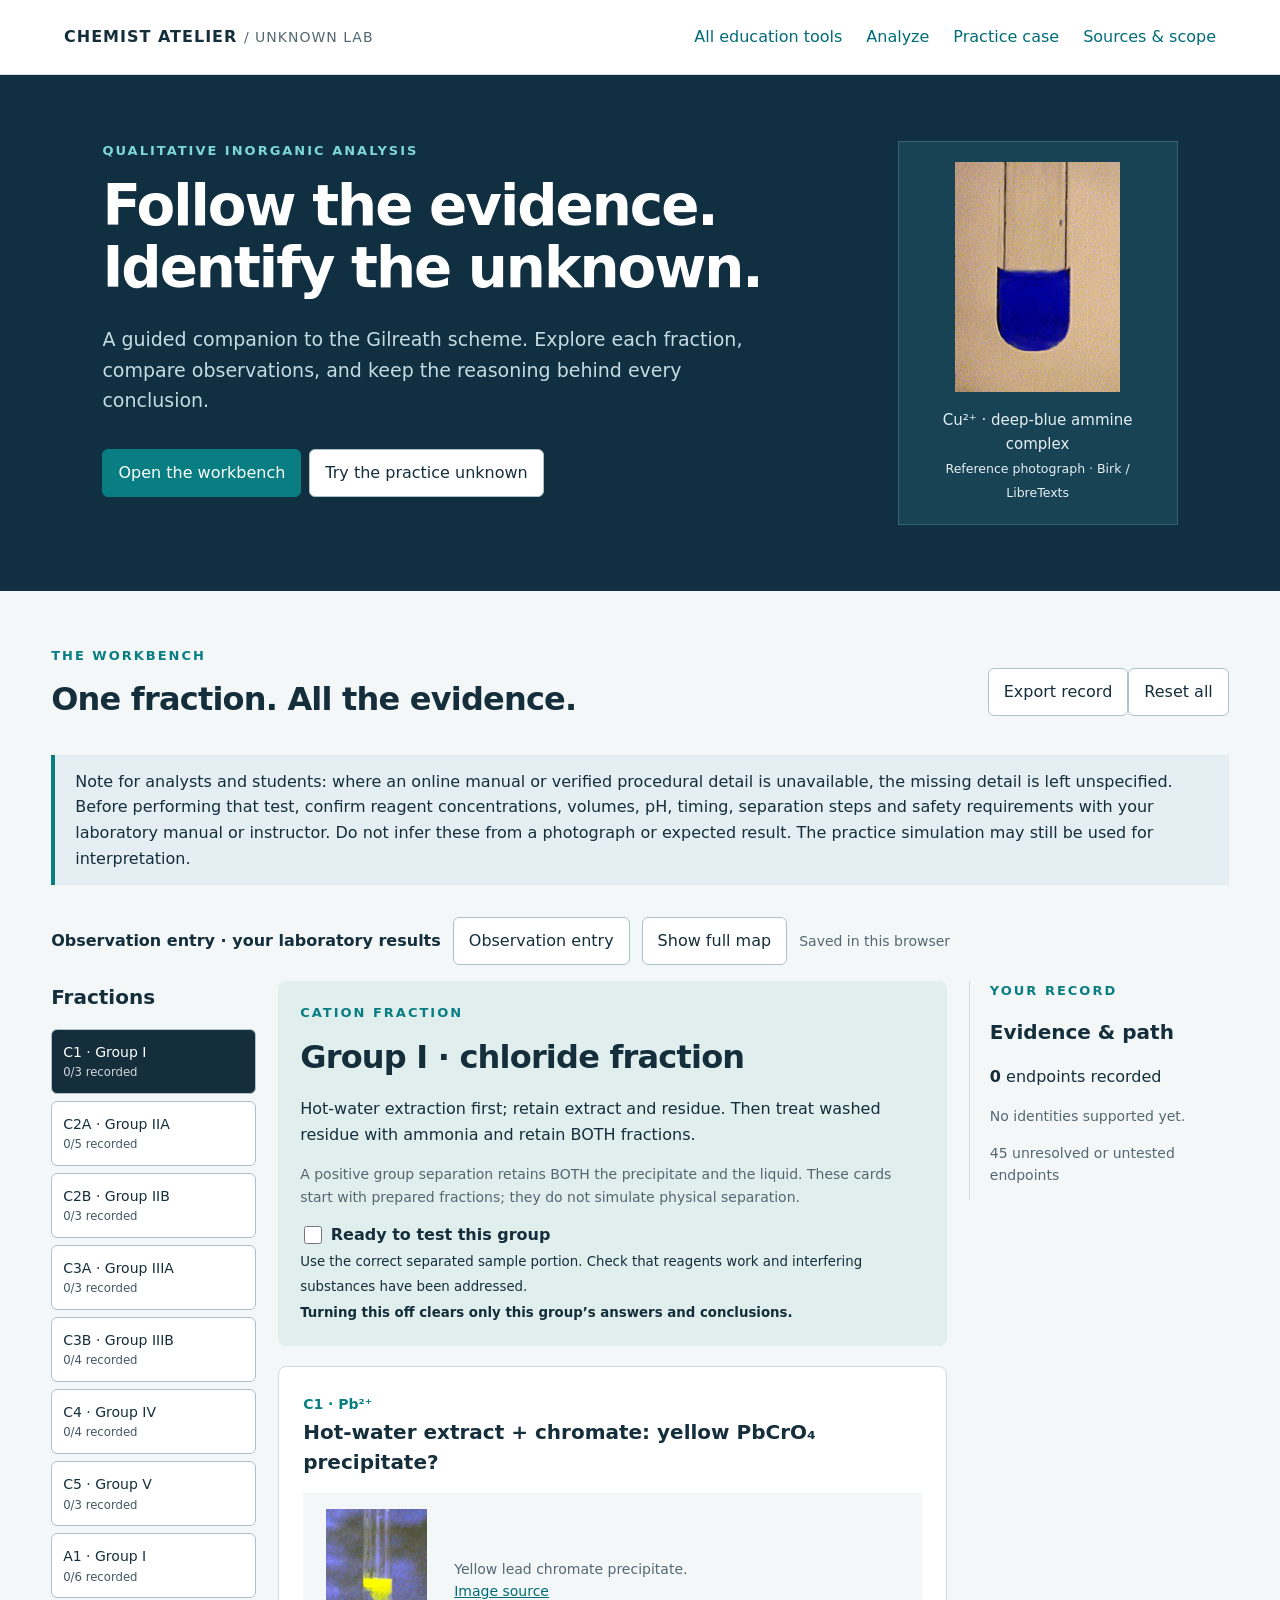
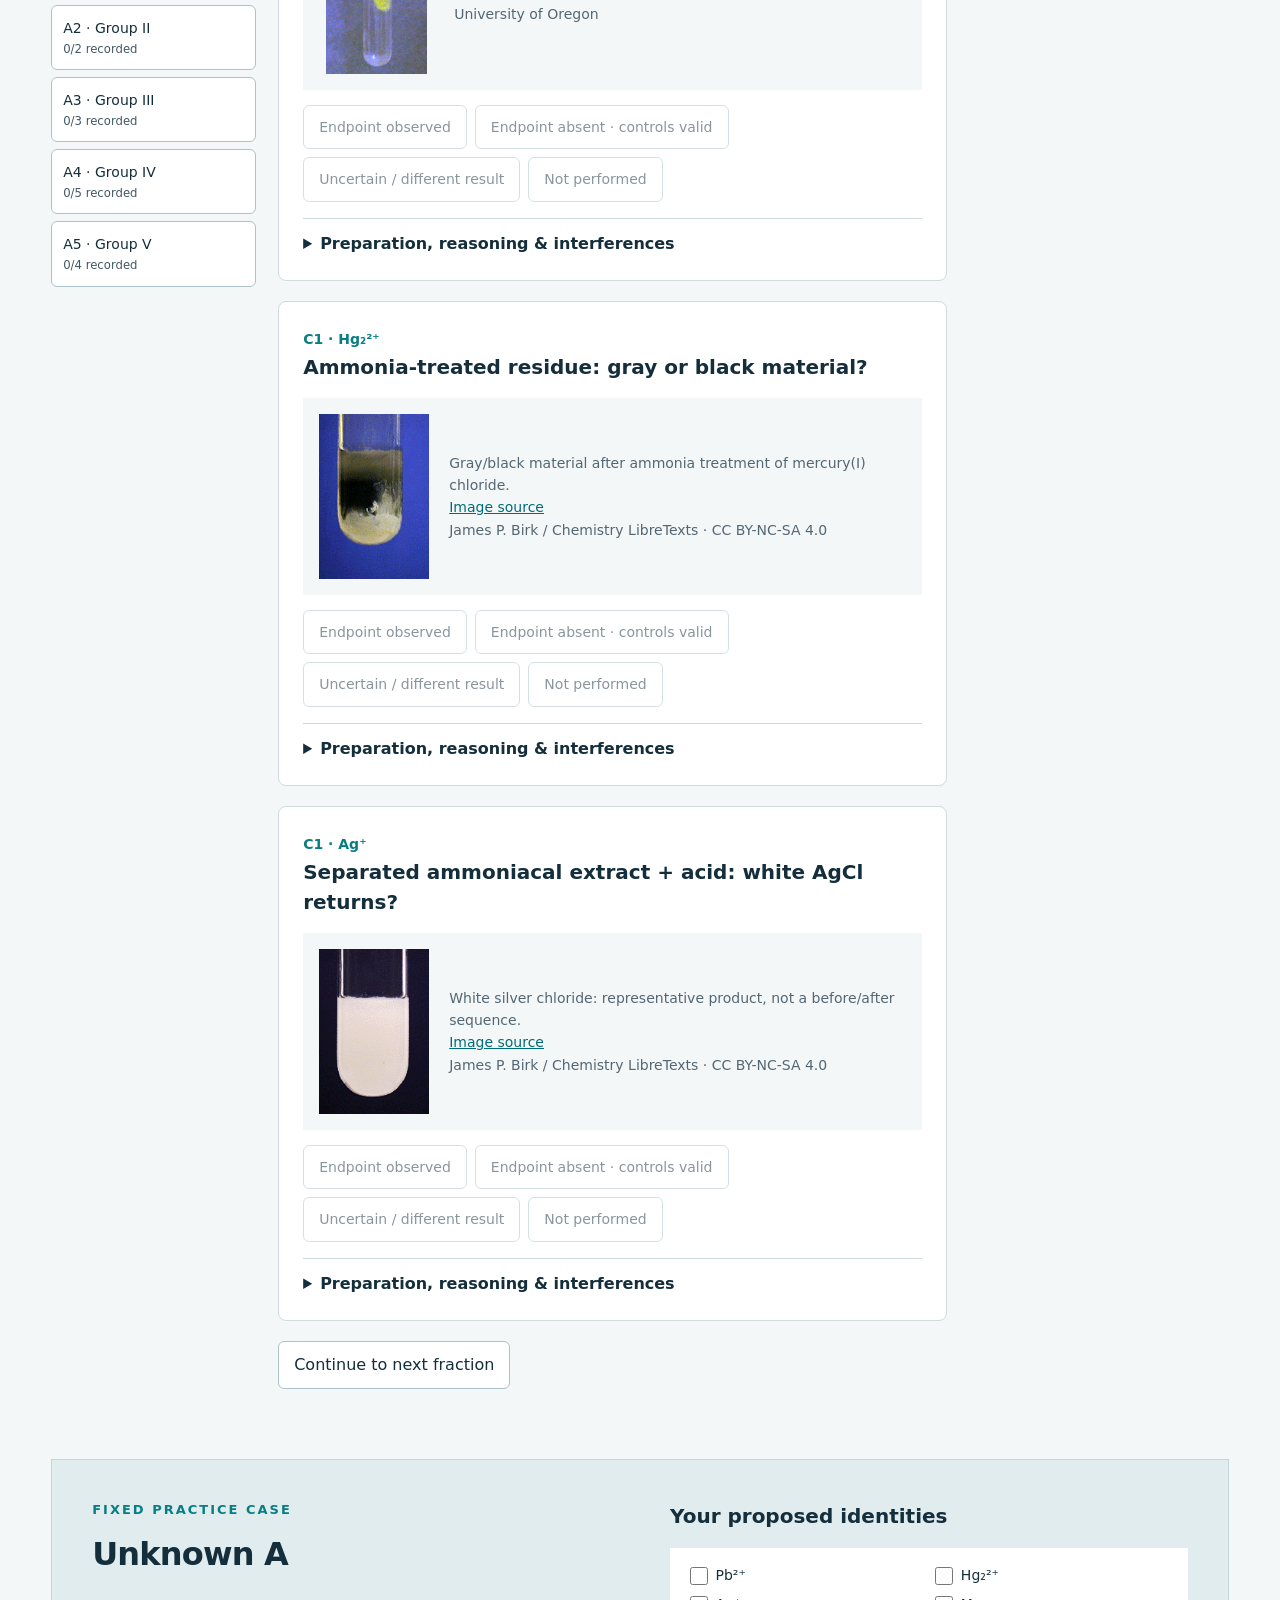
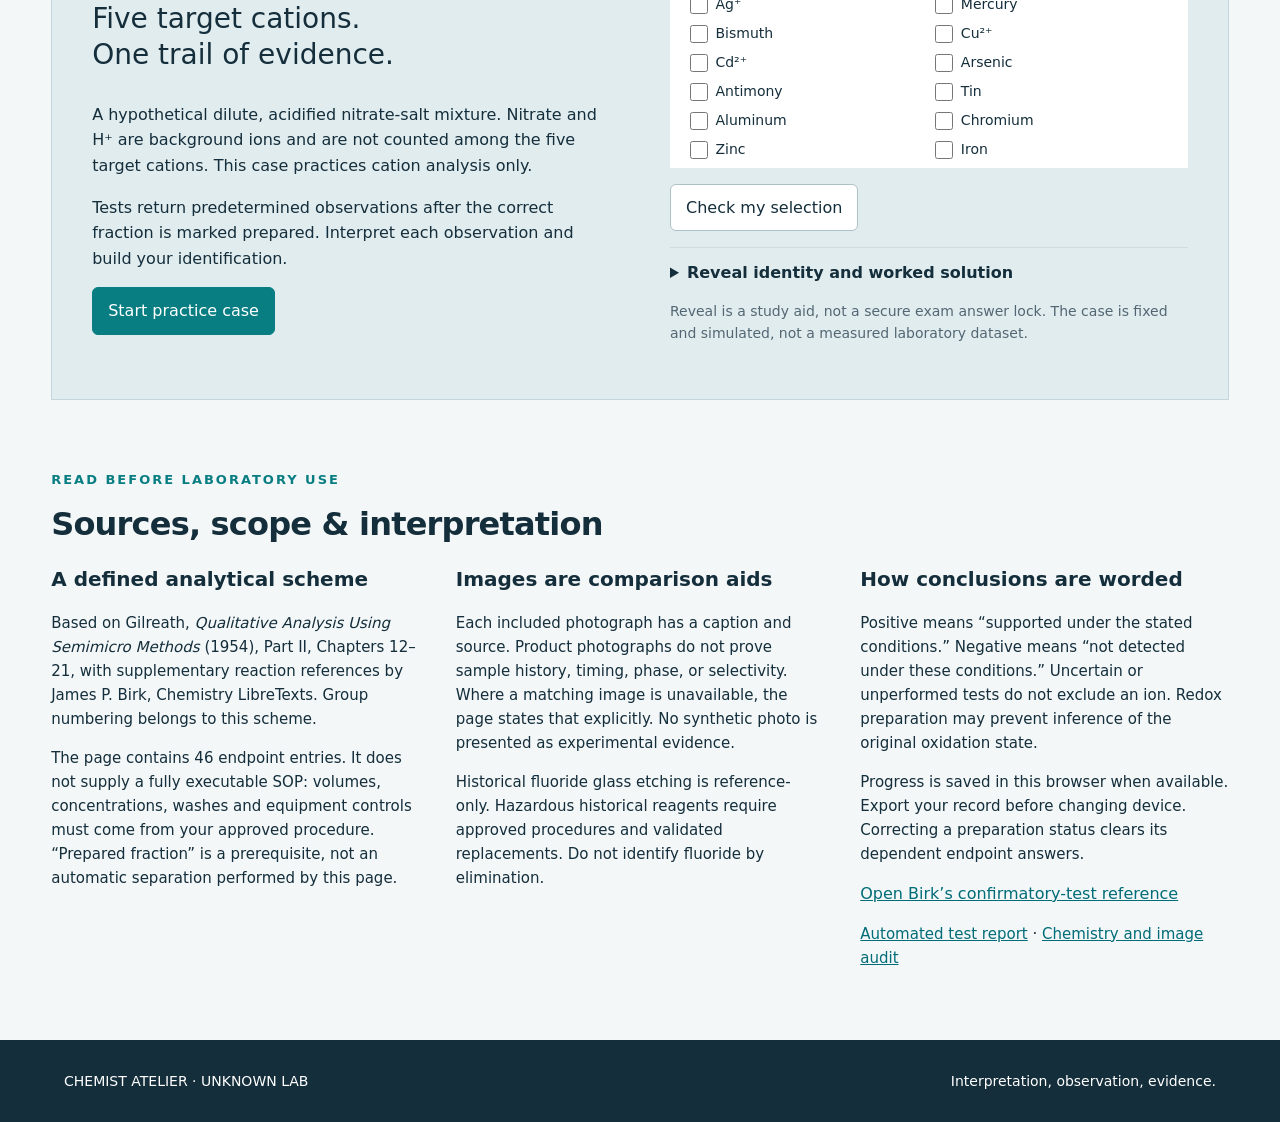
<file: unknown-lab/index.html>
<!doctype html><html lang="en"><head><meta charset="utf-8"><meta name="viewport" content="width=device-width,initial-scale=1"><title>Unknown Lab · Qualitative analysis</title><meta name="description" content="An expanded qualitative analysis guide with tracked evidence, reference photographs and a five-cation practice unknown."><link rel="stylesheet" href="style.css"></head><body>
<header><a class="brand" href="../chemistry-education-online-tools.html">CHEMIST ATELIER <span>/ UNKNOWN LAB</span></a><nav><a href="../chemistry-education-online-tools.html">All education tools</a><a href="#workspace">Analyze</a><a href="#practice">Practice case</a><a href="#sources">Sources & scope</a></nav></header>
<section class="hero"><div><p class="eyebrow">QUALITATIVE INORGANIC ANALYSIS</p><h1>Follow the evidence.<br>Identify the unknown.</h1><p class="intro">A guided companion to the Gilreath scheme. Explore each fraction, compare observations, and keep the reasoning behind every conclusion.</p><a class="button primary" href="#workspace">Open the workbench</a><a class="button" href="#practice">Try the practice unknown</a></div><figure class="hero-photo"><img src="assets/p7_4.png" alt="Deep-blue copper–ammine solution in a test tube"><figcaption>Cu²⁺ · deep-blue ammine complex<br><small>Reference photograph · Birk / LibreTexts</small></figcaption></figure></section>
<main><section id="workspace"><div class="section-head"><div><p class="eyebrow">THE WORKBENCH</p><h2>One fraction. All the evidence.</h2></div><div><button id="export">Export record</button><button id="reset" title="Clear all answers, preparation checks and practice selections">Reset all</button></div></div><p class="notice">Note for analysts and students: where an online manual or verified procedural detail is unavailable, the missing detail is left unspecified. Before performing that test, confirm reagent concentrations, volumes, pH, timing, separation steps and safety requirements with your laboratory manual or instructor. Do not infer these from a photograph or expected result. The practice simulation may still be used for interpretation.</p><div class="toolbar"><span id="mode"></span><button id="real">Observation entry</button><button id="map-toggle" aria-expanded="false">Show full map</button><span id="save-status"></span></div><div id="map" hidden></div><div class="workgrid"><aside><h3>Fractions</h3><div id="groups"></div></aside><article id="current"></article><aside class="evidence"><p class="eyebrow">YOUR RECORD</p><h3>Evidence & path</h3><div id="summary" aria-live="polite"></div><div id="path"></div></aside></div></section>
<section id="practice" class="practice"><div><p class="eyebrow">FIXED PRACTICE CASE</p><h2>Unknown A</h2><p class="large">Five target cations.<br>One trail of evidence.</p><p>A hypothetical dilute, acidified nitrate-salt mixture. Nitrate and H⁺ are background ions and are not counted among the five target cations. This case practices cation analysis only.</p><p>Tests return predetermined observations after the correct fraction is marked prepared. Interpret each observation and build your identification.</p><button class="primary" id="start-practice">Start practice case</button></div><div><h3>Your proposed identities</h3><div id="guesses"></div><button id="check-guesses">Check my selection</button><p id="guess-feedback" aria-live="polite"></p><details id="reveal"><summary>Reveal identity and worked solution</summary><div id="solution"></div></details><p class="muted">Reveal is a study aid, not a secure exam answer lock. The case is fixed and simulated, not a measured laboratory dataset.</p></div></section>
<section id="sources"><p class="eyebrow">READ BEFORE LABORATORY USE</p><h2>Sources, scope & interpretation</h2><div class="sourcegrid"><div><h3>A defined analytical scheme</h3><p>Based on Gilreath, <i>Qualitative Analysis Using Semimicro Methods</i> (1954), Part II, Chapters 12–21, with supplementary reaction references by James P. Birk, Chemistry LibreTexts. Group numbering belongs to this scheme.</p><p>The page contains 46 endpoint entries. It does not supply a fully executable SOP: volumes, concentrations, washes and equipment controls must come from your approved procedure. “Prepared fraction” is a prerequisite, not an automatic separation performed by this page.</p></div><div><h3>Images are comparison aids</h3><p>Each included photograph has a caption and source. Product photographs do not prove sample history, timing, phase, or selectivity. Where a matching image is unavailable, the page states that explicitly. No synthetic photo is presented as experimental evidence.</p><p>Historical fluoride glass etching is reference-only. Hazardous historical reagents require approved procedures and validated replacements. Do not identify fluoride by elimination.</p></div><div><h3>How conclusions are worded</h3><p>Positive means “supported under the stated conditions.” Negative means “not detected under these conditions.” Uncertain or unperformed tests do not exclude an ion. Redox preparation may prevent inference of the original oxidation state.</p><p>Progress is saved in this browser when available. Export your record before changing device. Correcting a preparation status clears its dependent endpoint answers.</p><a href="https://chem.libretexts.org/Bookshelves/Analytical_Chemistry/Supplemental_Modules_(Analytical_Chemistry)/Qualitative_Analysis/Confirmatory_Tests" target="_blank" rel="noopener">Open Birk’s confirmatory-test reference</a><p><a href="test-report.json">Automated test report</a> · <a href="chemistry-audit.json">Chemistry and image audit</a></p></div></div></section></main><footer>CHEMIST ATELIER · UNKNOWN LAB <span>Interpretation, observation, evidence.</span></footer><script type="module" src="app.js"></script></body></html>
</file>
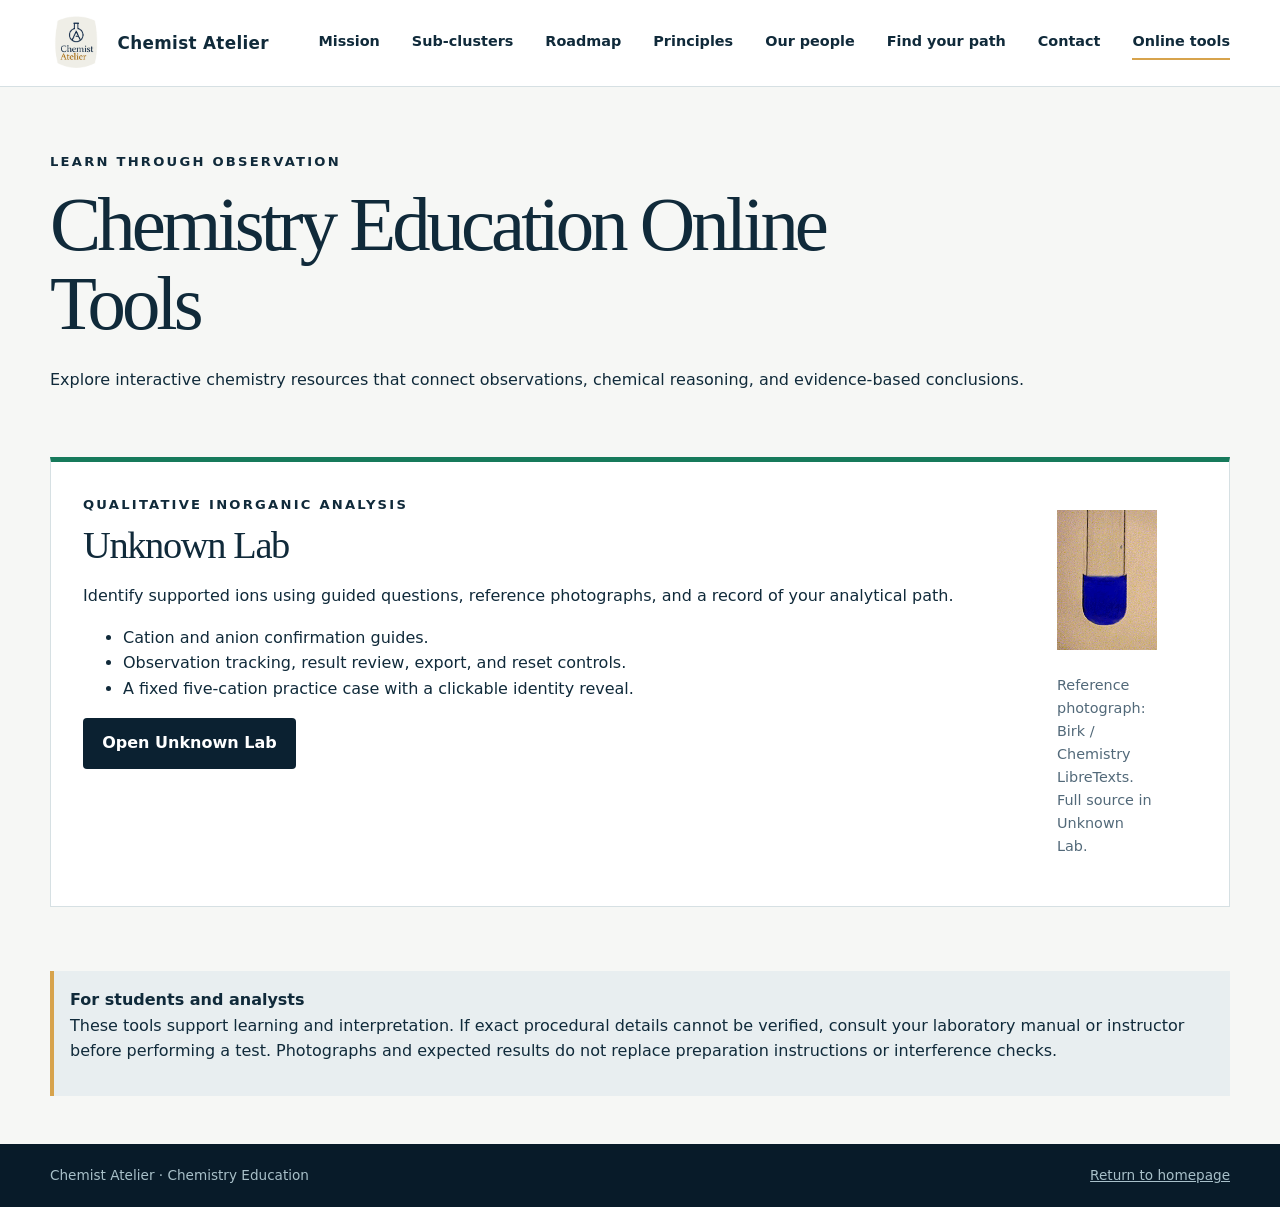
<file: chemistry-education-online-tools.html>
<!doctype html><html lang="en"><head><meta charset="utf-8"><meta name="viewport" content="width=device-width,initial-scale=1"><title>Chemistry Education Online Tools | Chemist Atelier</title><meta name="description" content="Interactive chemistry learning tools: qualitative analysis, observation tracking and a five-cation practice unknown."><style>
    :root { color-scheme: light; --ink:#102a3a; --ink-muted:#526979; --navy:#0b2131; --cream:#f6f7f5; --line:#d6e0e3; --gold:#d7a34c; --green:#167a5b; --blue:#1971a4; --red:#a45548; }
    * { box-sizing: border-box; }
    html { scroll-behavior: smooth; }
    body { margin:0; color:var(--ink); background:var(--cream); font: 400 1rem/1.6 system-ui,-apple-system,BlinkMacSystemFont,"Segoe UI",sans-serif; }
    a { color:inherit; }
    img { max-width:100%; display:block; }
    .container { width:min(1180px,calc(100% - 3rem)); margin-inline:auto; }
    .site-header { position:relative; z-index:2; background:#fff; border-bottom:1px solid var(--line); }
    .site-header .inner { min-height:86px; display:flex; align-items:center; justify-content:space-between; gap:2rem; }
    .brand { display:flex; align-items:center; gap:.85rem; text-decoration:none; font-weight:750; letter-spacing:.02em; font-size:1.05rem; line-height:1.2; }
    .brand img { width:54px; height:54px; object-fit:contain; }
    nav { display:flex; gap:2rem; flex-wrap:wrap; }
    nav a { font-weight:650; font-size:.9rem; text-decoration:none; border-bottom:2px solid transparent; padding:.3rem 0; }
    nav a:hover, nav a:focus-visible { border-color:var(--gold); }
    .hero { background:var(--navy); color:#f7fbfc; overflow:hidden; position:relative; }
    .hero::before { content:""; position:absolute; inset:0; background:radial-gradient(circle at 85% 30%,rgba(36,91,111,.33),transparent 37%), linear-gradient(135deg,transparent 57%,rgba(255,255,255,.025) 57%,rgba(255,255,255,.025) 58%,transparent 58%); pointer-events:none; }
    .hero .inner { position:relative; display:grid; grid-template-columns:minmax(0,1.25fr) minmax(270px,.75fr); gap:5rem; align-items:center; padding-block:clamp(4rem,8vw,7.4rem); }
    .eyebrow { text-transform:uppercase; letter-spacing:.17em; font-size:.82rem; font-weight:800; }
    .hero .eyebrow { color:#e6bc72; }
    h1,h2,h3,p { margin-top:0; }
    h1 { max-width:11ch; font-family:Georgia,"Times New Roman",serif; font-size:clamp(3.6rem,7vw,6.7rem); line-height:1.02; font-weight:500; letter-spacing:-.052em; margin:.9rem 0 1.5rem; }
    .hero p { max-width:45rem; font-size:clamp(1.14rem,1.8vw,1.42rem); line-height:1.55; color:#d9e6eb; }
    .hero a.cta { display:inline-flex; align-items:center; gap:.8rem; background:#e7b65c; color:#122a35; padding:.86rem 1.25rem; text-decoration:none; border-radius:4px; font-weight:750; margin-top:1.5rem; }
    .hero a.cta:hover, .hero a.cta:focus-visible { background:#f1cb86; }
    .hero-art { display:flex; justify-content:center; align-items:center; min-height:340px; border:1px solid rgba(225,240,242,.25); border-radius:50%; aspect-ratio:1; box-shadow:0 0 0 22px rgba(255,255,255,.018),0 0 0 44px rgba(255,255,255,.018); }
    .hero-art img { width:73%; height:73%; object-fit:contain; filter:drop-shadow(0 18px 23px rgba(0,0,0,.25)); }
    .research { padding-block:6rem 7rem; }
    .section-intro { max-width:740px; margin-bottom:2.8rem; }
    .section-intro .eyebrow { color:#496777; }
    h2 { font-family:Georgia,"Times New Roman",serif; font-size:clamp(2.55rem,4.5vw,4.4rem); line-height:1.12; letter-spacing:-.035em; font-weight:500; margin:.6rem 0 1rem; }
    .section-intro p { color:var(--ink-muted); font-size:1.17rem; }
    .cluster-grid { display:grid; grid-template-columns:repeat(3,minmax(0,1fr)); gap:1.1rem; align-items:stretch; }
    .cluster { --accent:var(--green); background:#fff; border:1px solid var(--line); border-top:5px solid var(--accent); padding:1.65rem 1.6rem 1.55rem; box-shadow:0 10px 30px rgba(15,40,55,.045); display:flex; flex-direction:column; }
    .cluster.prime { --accent:var(--blue); }
    .cluster.kampilan { --accent:var(--red); }
    .cluster-head { display:flex; align-items:center; justify-content:space-between; gap:1rem; min-height:82px; border-bottom:1px solid var(--line); padding-bottom:1.25rem; }
    .cluster-logo { width:66%; height:68px; object-fit:contain; object-position:left center; }
    .cluster .number { color:var(--accent); font-size:1.2rem; font-weight:800; font-variant-numeric:tabular-nums; }
    .cluster h3 { text-transform:uppercase; letter-spacing:.025em; font-size:1.62rem; line-height:1.2; margin:1.4rem 0 .5rem; }
    .full-name { color:var(--accent); line-height:1.45; font-size:.93rem; min-height:5.7em; }
    .cluster dl { margin:1rem 0 0; }
    .cluster dt { color:var(--accent); text-transform:uppercase; letter-spacing:.1em; font-size:.73rem; font-weight:800; margin:1.35rem 0 .28rem; }
    .cluster dd { margin:0; line-height:1.52; }
    .cluster .examples { border-top:1px solid var(--line); margin-top:auto; padding-top:.35rem; }
    .note { color:var(--ink-muted); font-size:.9rem; margin:1.5rem 0 0; }
    .mission { padding-block:5rem; background:#fff; border-bottom:1px solid var(--line); }
    .mission-grid { display:grid; grid-template-columns:repeat(2,minmax(0,1fr)); gap:1.2rem; }
    .mission-card { padding:2rem; border:1px solid var(--line); border-left:5px solid var(--gold); background:#fbfcfb; }
    .mission-card h3 { font-family:Georgia,"Times New Roman",serif; font-size:2rem; font-weight:500; margin:.35rem 0 .8rem; }
    .mission-card p { margin:0; color:var(--ink-muted); font-size:1.08rem; }
    .principles { padding-block:5.5rem; background:#e8eef0; border-block:1px solid var(--line); }
    .principle-grid { display:grid; grid-template-columns:repeat(3,minmax(0,1fr)); gap:1px; background:#cbd8dc; border:1px solid #cbd8dc; margin-top:2.4rem; }
    .principle { background:#f7f9f8; padding:1.6rem; }
    .principle strong { display:block; margin-bottom:.45rem; font-size:1.03rem; }
    .principle p { margin:0; color:var(--ink-muted); line-height:1.55; }
    .roadmap { padding-block:5.5rem 6.5rem; background:var(--navy); color:#f5f8f9; }
    .roadmap .section-intro .eyebrow { color:#e6bc72; }
    .roadmap .section-intro p { color:#c6d7dd; }
    .roadmap-grid { display:grid; grid-template-columns:repeat(3,minmax(0,1fr)); gap:1.1rem; }
    .roadmap-column { --accent:var(--green); border-top:4px solid var(--accent); background:#102c40; padding:1.5rem; }
    .roadmap-column.prime { --accent:var(--blue); }
    .roadmap-column.kampilan { --accent:var(--red); }
    .roadmap-column h3 { font-size:1.5rem; margin:0 0 1rem; color:#fff; }
    .roadmap-column h4 { color:var(--accent); text-transform:uppercase; letter-spacing:.09em; font-size:.75rem; margin:1.35rem 0 .4rem; }
    .roadmap-column ul { margin:.35rem 0 0; padding-left:1.15rem; color:#d8e4e8; }
    .roadmap-column li + li { margin-top:.35rem; }
    .roadmap-note { margin:1.4rem 0 0; color:#a9c0c9; font-size:.9rem; }
    .pathway { padding-block:4.5rem; background:#fff; border-top:1px solid var(--line); }
    .pathway .inner { display:flex; align-items:center; justify-content:space-between; gap:2.5rem; }
    .pathway h2 { max-width:18ch; margin-bottom:.6rem; }
    .pathway p { max-width:42rem; margin:0; color:var(--ink-muted); font-size:1.08rem; }
    .pathway a { flex:none; background:var(--navy); color:#fff; border-radius:4px; text-decoration:none; padding:.85rem 1.2rem; font-weight:750; }
    .pathway a:hover,.pathway a:focus-visible { background:#234457; }
    @media(max-width:680px) { .pathway .inner { display:block; } .pathway a { display:inline-block; margin-top:1.5rem; } }
    .approach { background:#e8eef0; padding-block:4.5rem; border-block:1px solid var(--line); }
    .approach .inner { display:grid; grid-template-columns:minmax(240px,.68fr) 1.32fr; align-items:start; gap:4rem; }
    .approach h2 { margin-bottom:0; }
    .approach p { font-size:1.17rem; line-height:1.7; margin:1.2rem 0 0; }
    .contact { background:var(--navy); color:#eef4f5; padding-block:4.8rem; }
    .contact .inner { display:flex; align-items:end; justify-content:space-between; gap:2rem; }
    .contact .eyebrow { color:#e6bc72; }
    .contact h2 { margin:.6rem 0 .8rem; }
    .contact p { color:#c5d8df; margin:0; }
    .contact a.mail { display:inline-block; text-underline-offset:.25em; font-size:1.15rem; font-weight:650; white-space:nowrap; }
    .mascot-footer { background:#102c40; color:#eef4f5; border-top:1px solid rgba(255,255,255,.12); overflow:hidden; }
    .mascot-footer .inner { min-height:245px; display:grid; grid-template-columns:minmax(0,1fr) 220px; align-items:center; gap:2rem; }
    .mascot-footer .eyebrow { color:#e6bc72; }
    .mascot-footer h2 { font-size:clamp(2rem,3.6vw,3.4rem); margin:.35rem 0 .55rem; }
    .mascot-footer p { color:#c5d8df; margin:0; max-width:42rem; }
    .mascot-footer img { width:210px; height:230px; object-fit:contain; object-position:center bottom; justify-self:end; align-self:end; filter:drop-shadow(0 14px 18px rgba(0,0,0,.25)); }
    footer { background:#081b29; color:#a8c0c9; padding:1.3rem 0; font-size:.85rem; }
    footer .inner { display:flex; justify-content:space-between; gap:1rem; flex-wrap:wrap; }
    :focus-visible { outline:3px solid #dfac56; outline-offset:4px; }
    @media(max-width:920px) { .hero .inner { gap:3rem; } .hero-art { min-height:260px; } .cluster-grid,.roadmap-grid { grid-template-columns:1fr 1fr; } .cluster.kampilan,.roadmap-column.kampilan { grid-column:1 / -1; } .full-name { min-height:0; } .principle-grid { grid-template-columns:1fr 1fr; } }
    @media(max-width:680px) { .container { width:min(100% - 2rem,1180px); } .site-header .inner { min-height:72px; } .brand img { width:43px;height:43px; } nav { gap:.8rem; } nav a { font-size:.82rem; } nav a:nth-child(2),nav a:nth-child(4),nav a:nth-child(6) { display:none; } .hero .inner { grid-template-columns:1fr; padding-block:4.25rem 5rem; } h1 { font-size:clamp(3.25rem,15vw,5rem); } .hero-art { display:none; } .research { padding-block:4.2rem 5rem; } .cluster-grid,.roadmap-grid,.mission-grid,.principle-grid { grid-template-columns:1fr; } .cluster.kampilan,.roadmap-column.kampilan { grid-column:auto; } .cluster { padding:1.35rem; } .cluster-logo { height:72px; } .approach .inner { grid-template-columns:1fr; gap:1rem; } .approach p { margin-top:0; } .contact .inner { display:block; } .contact a.mail { margin-top:1.5rem; white-space:normal; overflow-wrap:anywhere; } .mascot-footer .inner { grid-template-columns:1fr 130px; min-height:210px; gap:.5rem; } .mascot-footer img { width:145px; height:190px; } }
    @media(prefers-reduced-motion:reduce) { html { scroll-behavior:auto; } }
  h1{max-width:22ch;font-size:clamp(2.8rem,6vw,5rem)}.tools-intro{padding:4rem 0 2rem}.tool-card{background:white;border:1px solid var(--line);border-top:5px solid var(--green);padding:2rem;display:grid;grid-template-columns:1fr 180px;gap:2rem;margin:1rem 0 4rem}.tool-card h2{font-size:2.4rem}.tool-card img{width:150px;max-height:240px;object-fit:contain;margin:auto}.tool-button{display:inline-block;background:var(--navy);color:white;padding:.8rem 1.2rem;border-radius:4px;text-decoration:none;font-weight:700}.tools-note{border-left:4px solid var(--gold);padding:1rem;background:#e8eef0;margin-bottom:3rem}nav a[aria-current]{border-color:var(--gold)}@media(max-width:680px){.tool-card{grid-template-columns:1fr}.tool-card figure{display:none}.site-header .inner{flex-wrap:wrap;padding-block:1rem;gap:1rem}nav a[aria-current]{display:inline-block}}</style></head><body><header class="site-header">
    <div class="container inner">
      <a class="brand" href="index.html#top" aria-label="Chemist Atelier, back to top"><img src="[data-uri]" width="54" height="54" alt=""> <span>Chemist Atelier</span></a>
      <nav aria-label="Main navigation"><a href="index.html#mission">Mission</a><a href="index.html#research">Sub-clusters</a><a href="index.html#roadmap">Roadmap</a><a href="index.html#principles">Principles</a><a href="people.html">Our people</a><a href="research-pathways.html">Find your path</a><a href="index.html#contact">Contact</a><a href="chemistry-education-online-tools.html" aria-current="page">Online tools</a></nav>
    </div>
  </header><main class="container"><section class="tools-intro"><div class="eyebrow">Learn through observation</div><h1>Chemistry Education Online Tools</h1><p>Explore interactive chemistry resources that connect observations, chemical reasoning, and evidence-based conclusions.</p></section><article class="tool-card"><div><div class="eyebrow">Qualitative inorganic analysis</div><h2>Unknown Lab</h2><p>Identify supported ions using guided questions, reference photographs, and a record of your analytical path.</p><ul><li>Cation and anion confirmation guides.</li><li>Observation tracking, result review, export, and reset controls.</li><li>A fixed five-cation practice case with a clickable identity reveal.</li></ul><a class="tool-button" href="unknown-lab/index.html">Open Unknown Lab</a></div><figure><img src="unknown-lab/assets/p7_4.png" alt="Deep-blue copper–ammine solution"><figcaption class="note">Reference photograph: Birk / Chemistry LibreTexts. Full source in Unknown Lab.</figcaption></figure></article><aside class="tools-note"><strong>For students and analysts</strong><p>These tools support learning and interpretation. If exact procedural details cannot be verified, consult your laboratory manual or instructor before performing a test. Photographs and expected results do not replace preparation instructions or interference checks.</p></aside></main><footer><div class="container inner"><span>Chemist Atelier · Chemistry Education</span><a href="index.html">Return to homepage</a></div></footer></body></html>
</file>
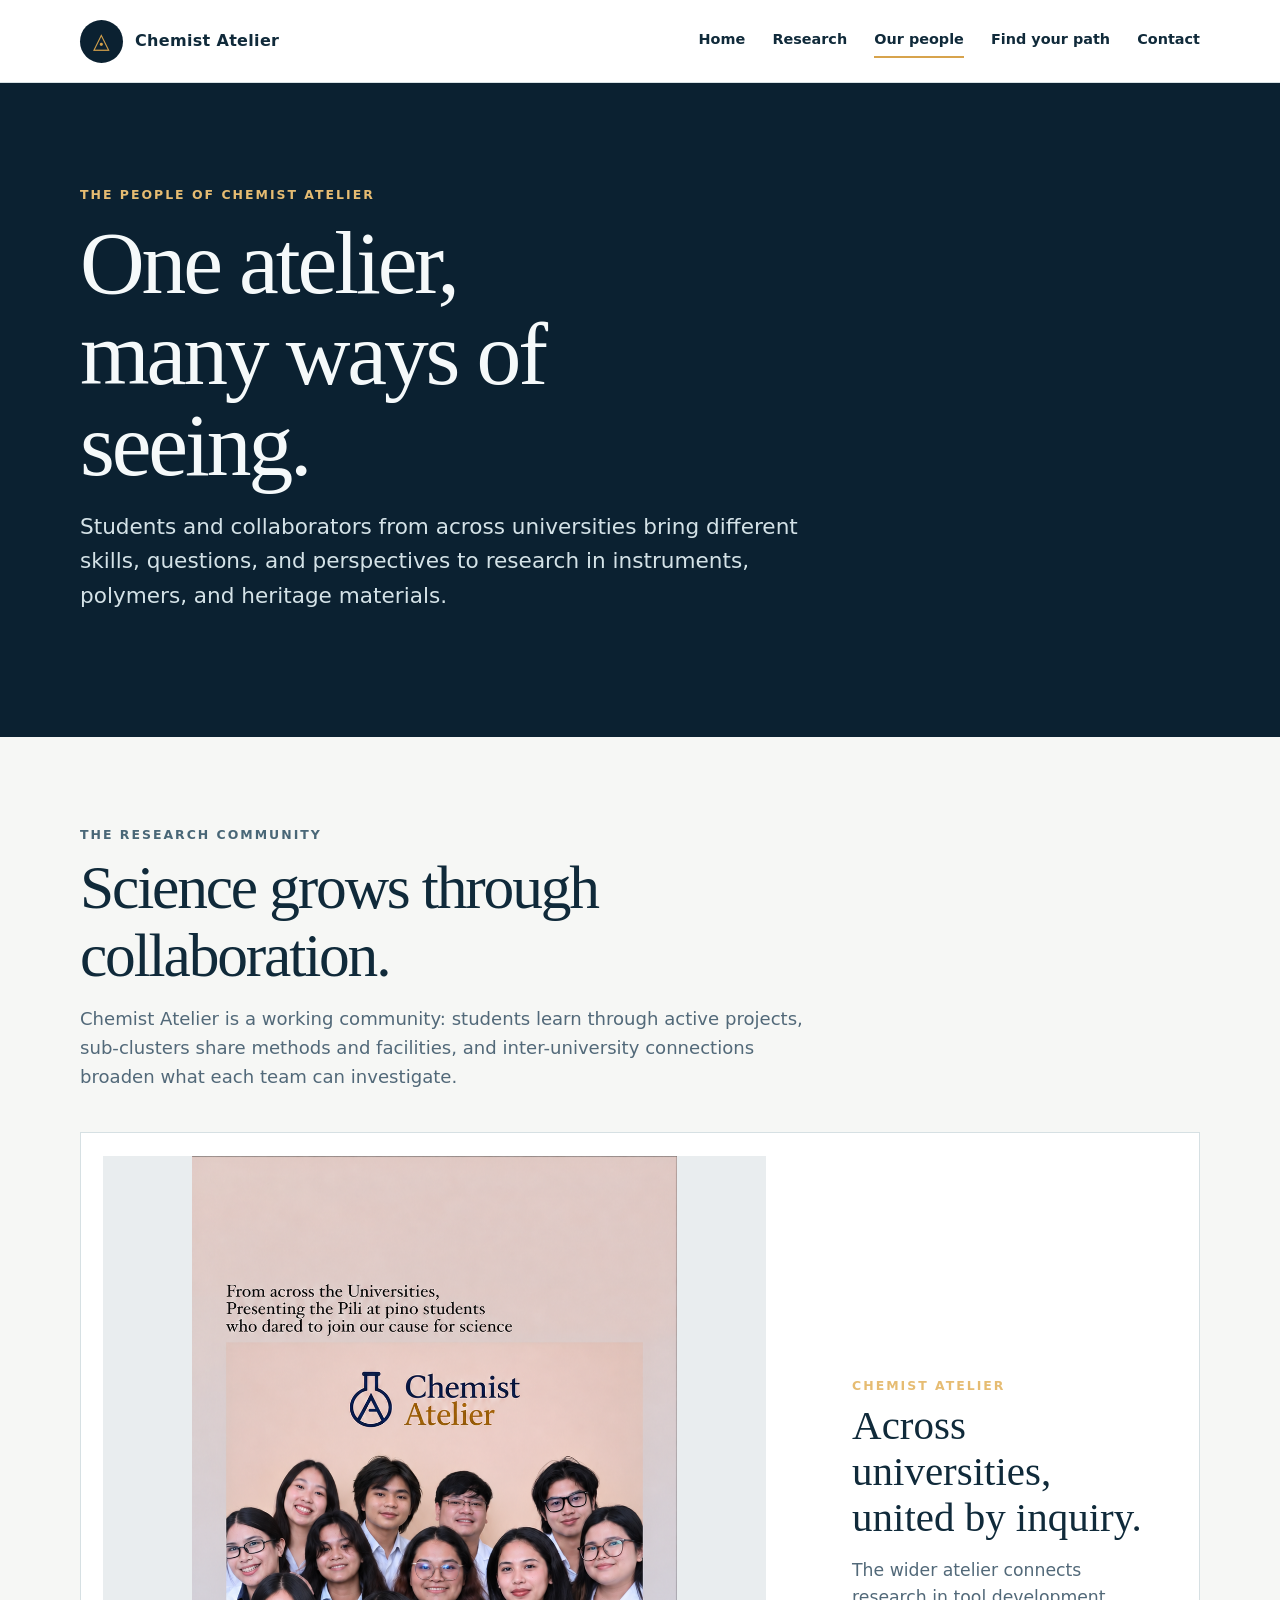
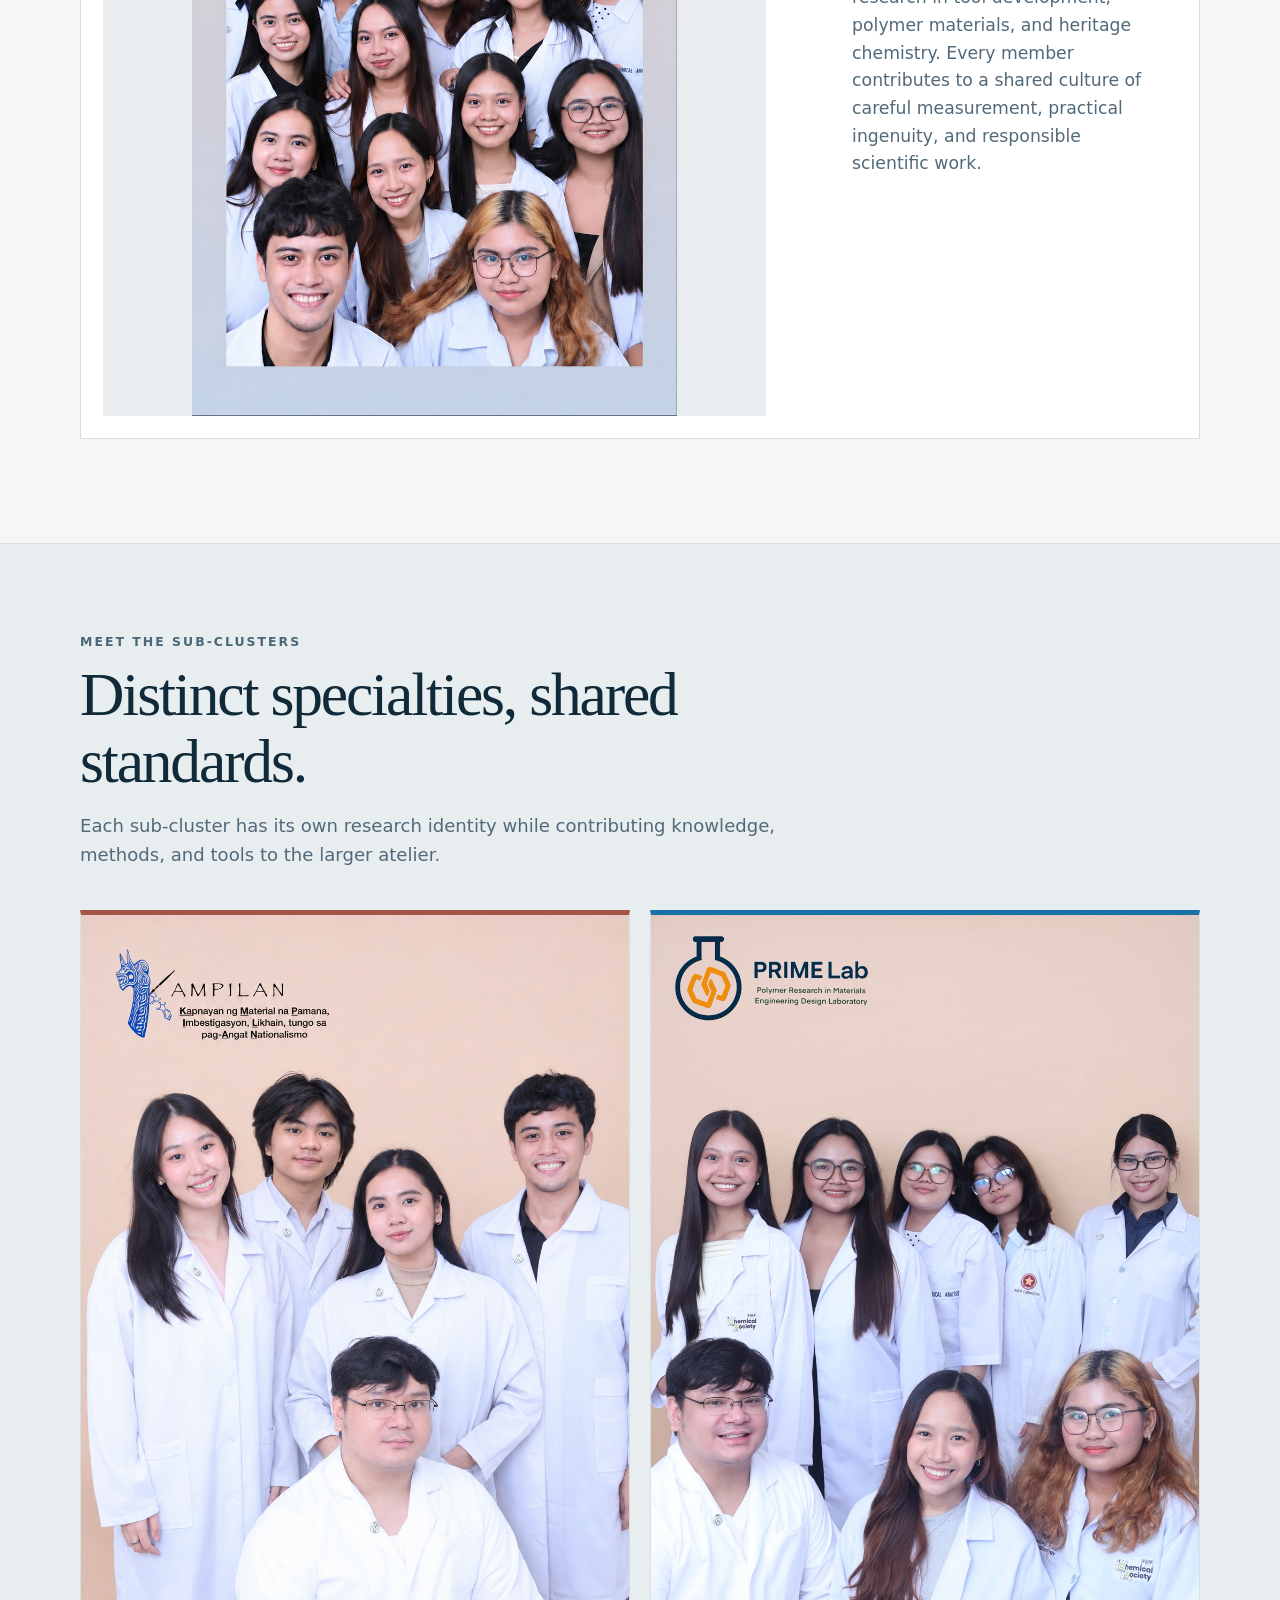
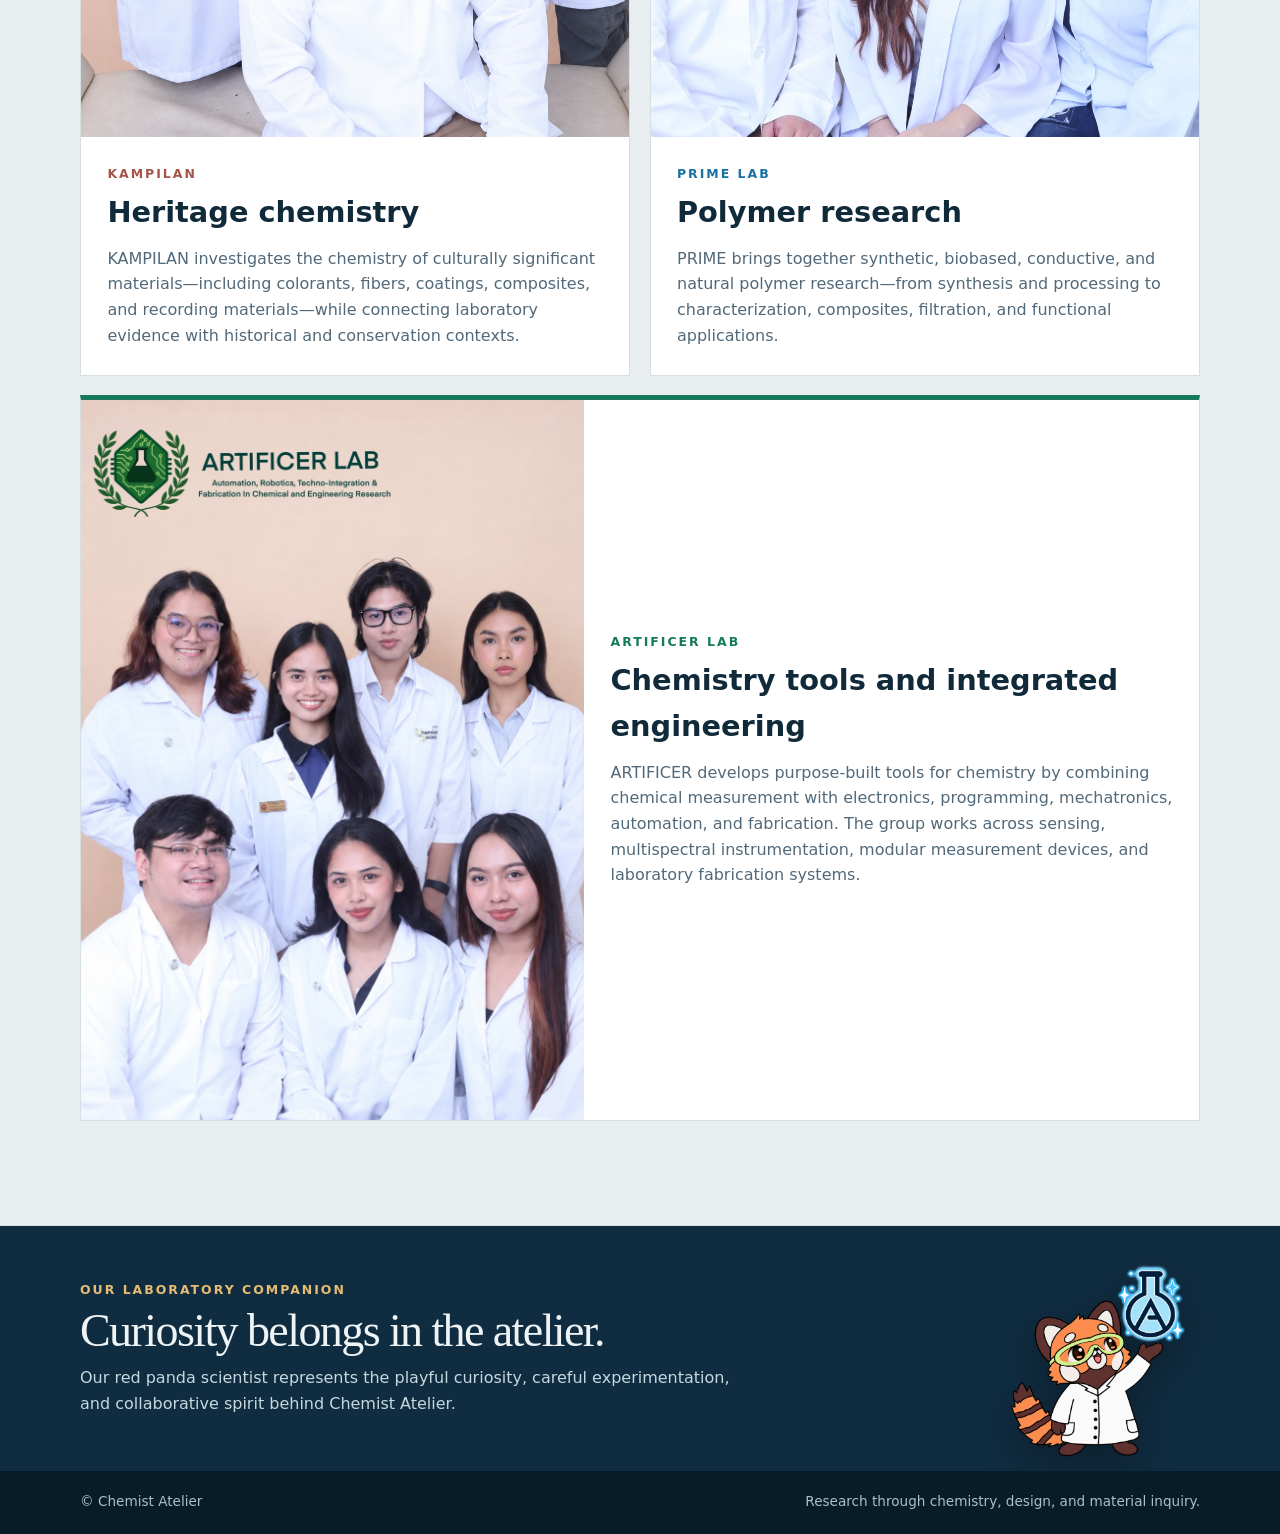
<file: people.html>
<!doctype html>
<html lang="en">
<head>
  <meta charset="utf-8">
  <meta name="viewport" content="width=device-width, initial-scale=1">
  <meta name="theme-color" content="#0b2131">
  <meta name="description" content="Meet the students, collaborators, and sub-cluster communities of Chemist Atelier.">
  <title>Our People — Chemist Atelier</title>
  <style>
    :root { --navy:#0b2131; --ink:#102a3a; --muted:#526979; --cream:#f6f7f5; --line:#d6e0e3; --gold:#d7a34c; --green:#167a5b; --blue:#1971a4; --red:#a45548; }
    * { box-sizing:border-box; }
    html { scroll-behavior:smooth; }
    body { margin:0; color:var(--ink); background:var(--cream); font:400 1rem/1.6 system-ui,-apple-system,BlinkMacSystemFont,"Segoe UI",sans-serif; }
    a { color:inherit; }
    img { display:block; max-width:100%; }
    .container { width:min(1120px,calc(100% - 3rem)); margin-inline:auto; }
    .site-header { background:#fff; border-bottom:1px solid var(--line); }
    .site-header .inner { min-height:82px; display:flex; align-items:center; justify-content:space-between; gap:2rem; }
    .brand { display:flex; align-items:center; gap:.75rem; text-decoration:none; font-weight:800; letter-spacing:.02em; }
    .brand-mark { width:43px; height:43px; border-radius:50%; display:grid; place-items:center; background:var(--navy); color:var(--gold); font-size:1.35rem; }
    nav { display:flex; gap:1.7rem; flex-wrap:wrap; }
    nav a { text-decoration:none; font-weight:650; font-size:.9rem; border-bottom:2px solid transparent; padding:.25rem 0; }
    nav a:hover,nav a:focus-visible,nav a[aria-current="page"] { border-color:var(--gold); }
    .hero { background:var(--navy); color:#f5f9fa; padding:clamp(3.8rem,8vw,7rem) 0; }
    .eyebrow { text-transform:uppercase; letter-spacing:.16em; font-size:.78rem; font-weight:800; color:#e6bc72; }
    h1,h2,h3,p { margin-top:0; }
    h1,h2 { font-family:Georgia,"Times New Roman",serif; font-weight:500; letter-spacing:-.035em; }
    h1 { font-size:clamp(3.3rem,7vw,6.3rem); line-height:1.02; max-width:12ch; margin:.7rem 0 1.2rem; }
    .hero p { max-width:47rem; color:#d4e2e7; font-size:clamp(1.08rem,1.8vw,1.35rem); }
    .community { padding:5.5rem 0 6.5rem; }
    .intro { max-width:47rem; margin-bottom:2.5rem; }
    .intro .eyebrow { color:#496777; }
    h2 { font-size:clamp(2.5rem,4.8vw,4.3rem); line-height:1.1; margin:.55rem 0 1rem; }
    .intro p { color:var(--muted); font-size:1.13rem; }
    .lead-photo { display:grid; grid-template-columns:minmax(0,1.05fr) minmax(280px,.55fr); align-items:center; gap:clamp(2rem,5vw,5rem); background:#fff; border:1px solid var(--line); padding:clamp(1rem,2vw,1.4rem); }
    .lead-photo figure { margin:0; background:#e9edef; }
    .lead-photo img { width:100%; max-height:860px; object-fit:contain; }
    .lead-copy { padding:1.4rem; }
    .lead-copy h3 { font-family:Georgia,"Times New Roman",serif; font-size:clamp(2rem,3.2vw,3.1rem); font-weight:500; line-height:1.12; margin:.45rem 0 1rem; }
    .lead-copy p { color:var(--muted); font-size:1.08rem; }
    .clusters { background:#e8eef0; border-block:1px solid var(--line); padding:5.5rem 0 6.5rem; }
    .cluster-grid { display:grid; grid-template-columns:repeat(2,minmax(0,1fr)); gap:1.2rem; }
    .group-card { --accent:var(--blue); background:#fff; border:1px solid var(--line); border-top:5px solid var(--accent); overflow:hidden; }
    .group-card.kampilan { --accent:var(--red); }
    .group-card.artificer { --accent:var(--green); grid-column:1 / -1; display:grid; grid-template-columns:minmax(300px,.9fr) 1.1fr; align-items:center; }
    .group-card .photo { background:#f4e3dc; }
    .group-card .photo img { width:100%; aspect-ratio:2/3; object-fit:cover; object-position:center top; }
    .group-card.artificer .photo { background:#f4e3dc; }
    .group-card.artificer .photo img { aspect-ratio:2/3; object-fit:cover; object-position:center top; max-height:720px; }
    .group-copy { padding:1.65rem; }
    .group-copy .eyebrow { color:var(--accent); }
    .group-copy h3 { font-size:1.8rem; margin:.35rem 0 .65rem; }
    .group-copy p { color:var(--muted); margin-bottom:0; }
    .status { display:inline-block; margin-top:1.1rem; padding:.35rem .65rem; border:1px solid var(--line); border-radius:999px; color:var(--muted); font-size:.82rem; font-weight:750; }
    .mascot-footer { background:#102c40; color:#eef4f5; overflow:hidden; }
    .mascot-footer .inner { min-height:245px; display:grid; grid-template-columns:minmax(0,1fr) 220px; align-items:center; gap:2rem; }
    .mascot-footer h2 { font-size:clamp(2rem,3.6vw,3.4rem); margin:.35rem 0 .55rem; }
    .mascot-footer p { color:#c5d8df; margin:0; max-width:42rem; }
    .mascot-footer img { width:210px; height:230px; object-fit:contain; object-position:center bottom; justify-self:end; align-self:end; filter:drop-shadow(0 14px 18px rgba(0,0,0,.25)); }
    footer { background:#081b29; color:#a8c0c9; padding:1.3rem 0; font-size:.85rem; }
    footer .inner { display:flex; justify-content:space-between; gap:1rem; flex-wrap:wrap; }
    :focus-visible { outline:3px solid #dfac56; outline-offset:4px; }
    @media(max-width:780px) { .container { width:min(100% - 2rem,1120px); } .site-header .inner { min-height:72px; } nav { gap:.8rem; } nav a { font-size:.82rem; } nav a:nth-child(2),nav a:nth-child(4) { display:none; } .lead-photo,.cluster-grid,.group-card.artificer { grid-template-columns:1fr; } .group-card.artificer { grid-column:auto; } .group-card.artificer .photo img { max-height:600px; } .mascot-footer .inner { grid-template-columns:1fr 130px; min-height:205px; gap:.5rem; } .mascot-footer img { width:145px; height:185px; } }
  </style>
</head>
<body>
  <header class="site-header"><div class="container inner"><a class="brand" href="index.html"><span class="brand-mark" aria-hidden="true">◬</span>Chemist Atelier</a><nav aria-label="Main navigation"><a href="index.html">Home</a><a href="index.html#research">Research</a><a href="people.html" aria-current="page">Our people</a><a href="research-pathways.html">Find your path</a><a href="index.html#contact">Contact</a></nav></div></header>
  <main>
    <section class="hero"><div class="container"><div class="eyebrow">The people of Chemist Atelier</div><h1>One atelier, many ways of seeing.</h1><p>Students and collaborators from across universities bring different skills, questions, and perspectives to research in instruments, polymers, and heritage materials.</p></div></section>
    <section class="community" aria-labelledby="community-title"><div class="container"><div class="intro"><div class="eyebrow">The research community</div><h2 id="community-title">Science grows through collaboration.</h2><p>Chemist Atelier is a working community: students learn through active projects, sub-clusters share methods and facilities, and inter-university connections broaden what each team can investigate.</p></div><article class="lead-photo"><figure><img src="assets/chemist-atelier-group-charleton.png" alt="Chemist Atelier students and research adviser in laboratory coats, including Charleton"></figure><div class="lead-copy"><div class="eyebrow">Chemist Atelier</div><h3>Across universities, united by inquiry.</h3><p>The wider atelier connects research in tool development, polymer materials, and heritage chemistry. Every member contributes to a shared culture of careful measurement, practical ingenuity, and responsible scientific work.</p></div></article></div></section>
    <section class="clusters" aria-labelledby="clusters-title"><div class="container"><div class="intro"><div class="eyebrow">Meet the sub-clusters</div><h2 id="clusters-title">Distinct specialties, shared standards.</h2><p>Each sub-cluster has its own research identity while contributing knowledge, methods, and tools to the larger atelier.</p></div><div class="cluster-grid">
      <article class="group-card kampilan"><div class="photo"><img src="assets/kampilan-group-charleton.png" alt="KAMPILAN research group with Charleton and the research adviser"></div><div class="group-copy"><div class="eyebrow">KAMPILAN</div><h3>Heritage chemistry</h3><p>KAMPILAN investigates the chemistry of culturally significant materials—including colorants, fibers, coatings, composites, and recording materials—while connecting laboratory evidence with historical and conservation contexts.</p></div></article>
      <article class="group-card prime"><div class="photo"><img src="assets/prime-group.jpeg" alt="PRIME Lab student research group and research adviser"></div><div class="group-copy"><div class="eyebrow">PRIME Lab</div><h3>Polymer research</h3><p>PRIME brings together synthetic, biobased, conductive, and natural polymer research—from synthesis and processing to characterization, composites, filtration, and functional applications.</p></div></article>
      <article class="group-card artificer"><div class="photo"><img src="assets/artificer-group.jpeg" alt="ARTIFICER Lab student research group and research adviser in laboratory coats"></div><div class="group-copy"><div class="eyebrow">ARTIFICER Lab</div><h3>Chemistry tools and integrated engineering</h3><p>ARTIFICER develops purpose-built tools for chemistry by combining chemical measurement with electronics, programming, mechatronics, automation, and fabrication. The group works across sensing, multispectral instrumentation, modular measurement devices, and laboratory fabrication systems.</p></div></article>
    </div></div></section>
  </main>
  <section class="mascot-footer" aria-label="Chemist Atelier mascot"><div class="container inner"><div><div class="eyebrow">Our laboratory companion</div><h2>Curiosity belongs in the atelier.</h2><p>Our red panda scientist represents the playful curiosity, careful experimentation, and collaborative spirit behind Chemist Atelier.</p></div><img src="assets/mascot.png" alt="Chemist Atelier red panda scientist mascot holding the atelier flask emblem"></div></section>
  <footer><div class="container inner"><span>© Chemist Atelier</span><span>Research through chemistry, design, and material inquiry.</span></div></footer>
</body>
</html>
</file>
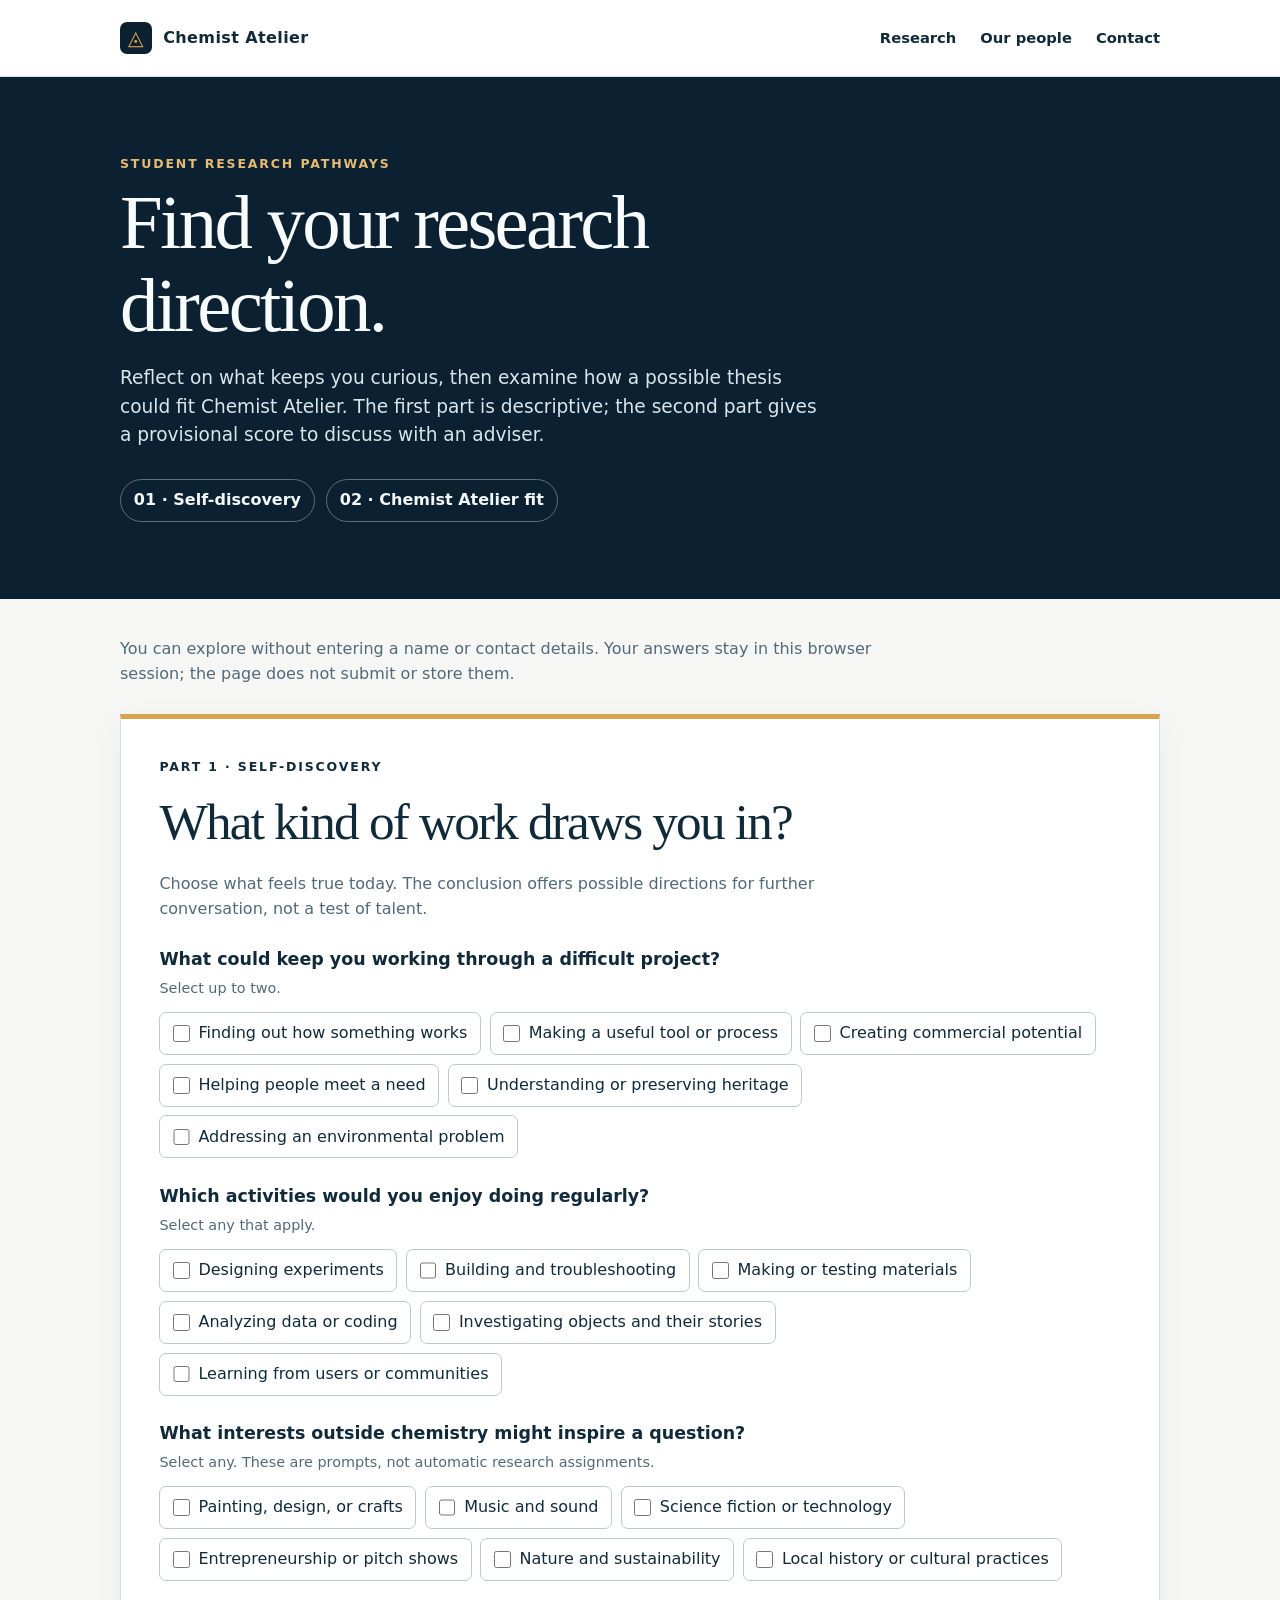
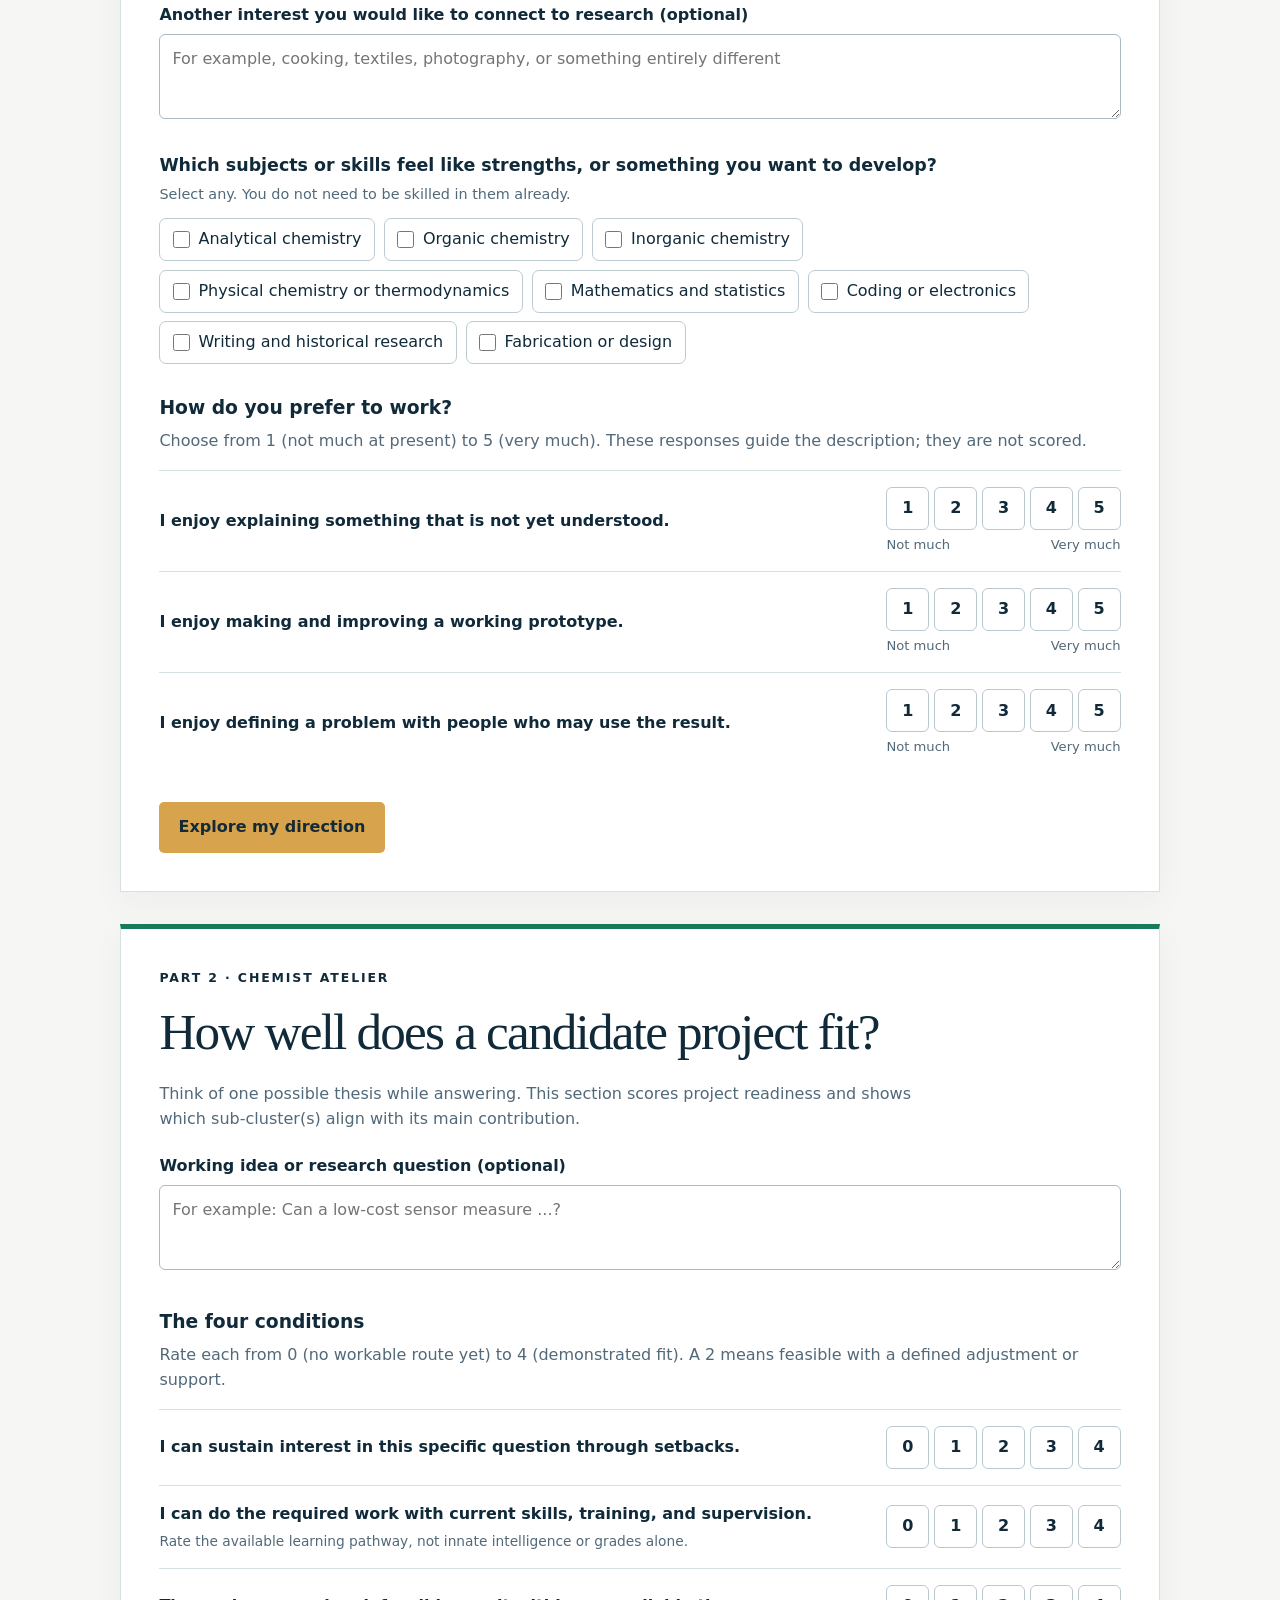
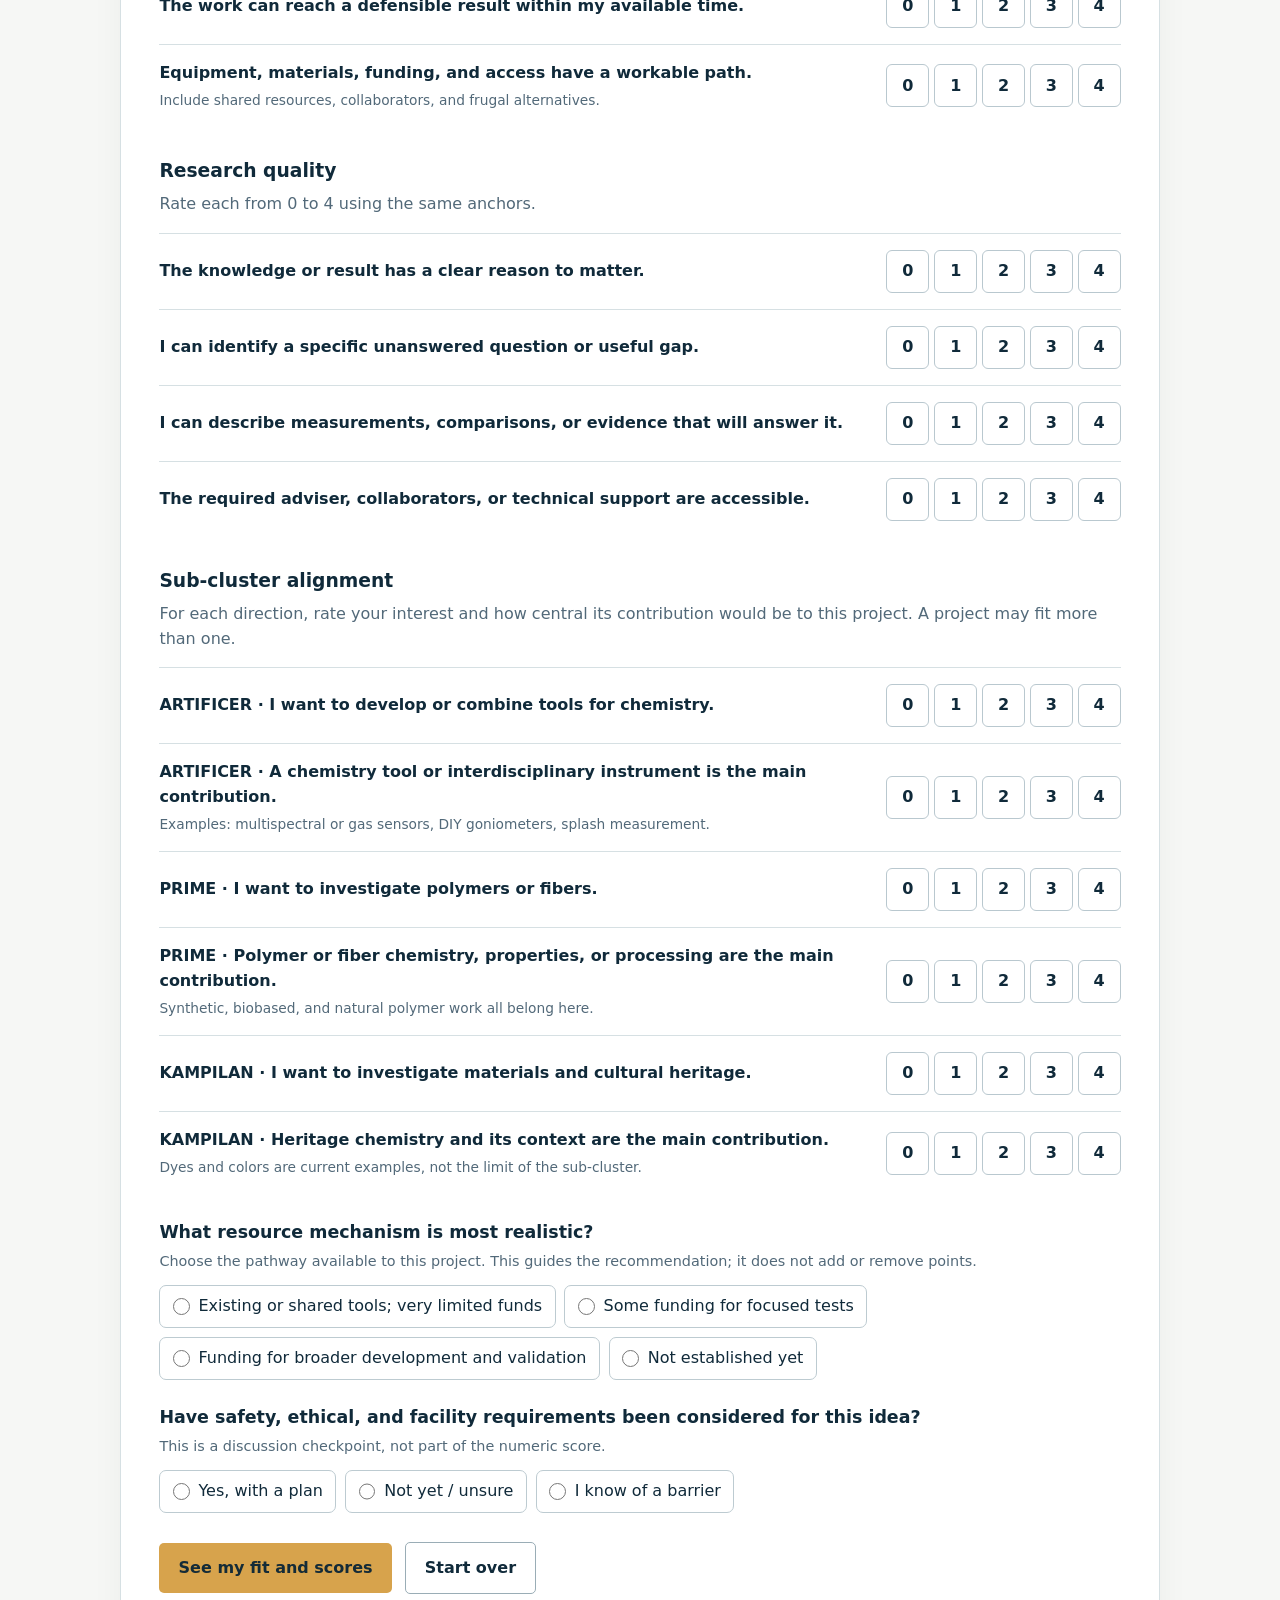
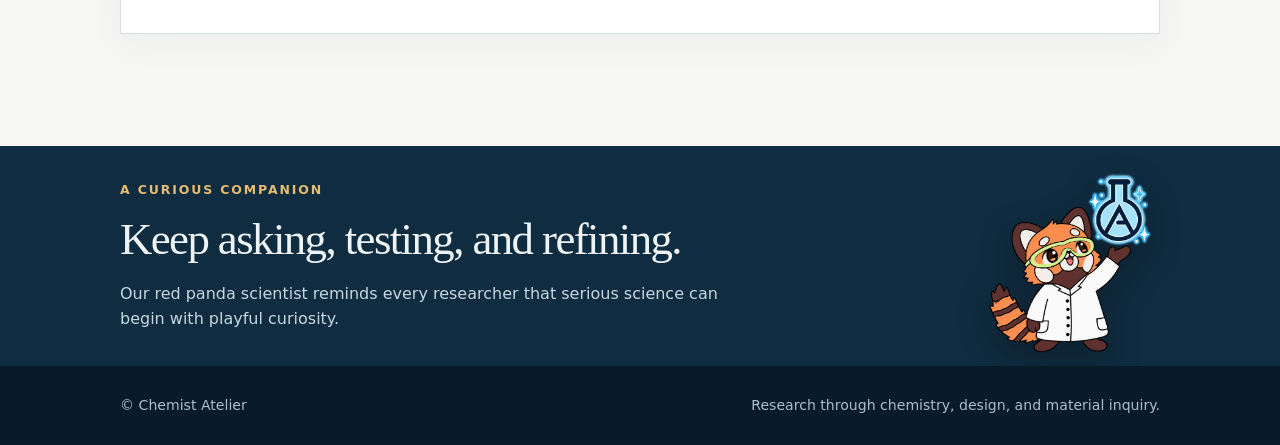
<file: research-pathways.html>
<!doctype html>
<html lang="en">
<head>
  <meta charset="utf-8">
  <meta name="viewport" content="width=device-width, initial-scale=1">
  <meta name="theme-color" content="#0b2131">
  <meta name="description" content="Explore a possible research direction and assess its fit with Chemist Atelier's three research sub-clusters.">
  <title>Find Your Research Direction — Chemist Atelier</title>
  <style>
    :root { --navy:#0b2131; --ink:#102a3a; --muted:#526979; --cream:#f6f7f5; --white:#fff; --line:#d6e0e3; --gold:#d7a34c; --green:#167a5b; --blue:#1971a4; --red:#a45548; }
    * { box-sizing:border-box; }
    html { scroll-behavior:smooth; }
    body { margin:0; color:var(--ink); background:var(--cream); font:400 1rem/1.55 system-ui,-apple-system,BlinkMacSystemFont,"Segoe UI",sans-serif; }
    a { color:inherit; }
    button,input,textarea { font:inherit; }
    button { cursor:pointer; }
    .container { width:min(1040px,calc(100% - 2rem)); margin-inline:auto; }
    .header { background:#fff; border-bottom:1px solid var(--line); }
    .header .container { min-height:76px; display:flex; align-items:center; justify-content:space-between; gap:1rem; }
    .brand { font-weight:800; letter-spacing:.025em; text-decoration:none; display:inline-flex; gap:.7rem; align-items:center; }
    .mark { width:32px; height:32px; color:var(--gold); background:var(--navy); border-radius:7px; display:grid; place-items:center; font-size:1.28rem; line-height:1; }
    .header nav { display:flex; gap:1.5rem; font-size:.92rem; font-weight:650; }
    .header nav a { text-decoration:none; }
    .header nav a:hover { text-decoration:underline; text-underline-offset:.3em; }
    .hero { background:var(--navy); color:#f7fbfc; padding:clamp(3rem,6vw,5.2rem) 0; }
    .eyebrow { text-transform:uppercase; letter-spacing:.15em; font-weight:800; font-size:.78rem; }
    .hero .eyebrow { color:#e6bc72; }
    h1,h2,h3,p { margin-top:0; }
    h1,h2 { font-family:Georgia,"Times New Roman",serif; font-weight:500; letter-spacing:-.035em; }
    h1 { font-size:clamp(2.8rem,6vw,5.2rem); line-height:1.08; max-width:15ch; margin:.55rem 0 1rem; }
    .hero p { max-width:44rem; color:#d9e6eb; font-size:1.16rem; }
    .steps { display:flex; flex-wrap:wrap; gap:.7rem; margin-top:1.8rem; }
    .steps a { text-decoration:none; border:1px solid #587080; padding:.5rem .8rem; border-radius:99px; color:#f3f8f9; font-weight:650; }
    .steps a:hover { background:#244153; }
    main { padding:2.4rem 0 5rem; }
    .intro { max-width:48rem; color:var(--muted); margin-bottom:1.7rem; }
    .stage { background:#fff; border:1px solid var(--line); border-top:5px solid var(--gold); padding:clamp(1.25rem,3vw,2.6rem); margin-bottom:2rem; box-shadow:0 10px 32px rgba(15,40,55,.045); scroll-margin-top:1rem; }
    .stage.cluster-stage { border-top-color:var(--green); }
    .stage h2 { font-size:clamp(2.1rem,4vw,3.3rem); margin:.35rem 0 .65rem; }
    .stage > p { color:var(--muted); max-width:47rem; }
    fieldset { border:0; margin:1.65rem 0 0; padding:0; min-width:0; }
    legend { font-weight:750; font-size:1.09rem; line-height:1.35; padding:0; }
    .hint { color:var(--muted); font-size:.9rem; margin:.35rem 0 .8rem; }
    .choices { display:flex; flex-wrap:wrap; gap:.55rem; }
    .choice { position:relative; display:inline-flex; align-items:center; gap:.55rem; border:1px solid #bdcbd1; border-radius:7px; padding:.63rem .78rem; background:#fff; line-height:1.3; cursor:pointer; }
    .choice:has(input:checked) { border-color:var(--green); background:#e8f3ef; }
    .choice input { accent-color:var(--green); margin:0; width:1.05rem; height:1.05rem; flex:none; }
    .prompt { margin:1.4rem 0 0; display:block; font-weight:700; }
    textarea { width:100%; min-height:85px; margin-top:.4rem; padding:.75rem; border:1px solid #a9bac3; border-radius:6px; resize:vertical; color:var(--ink); background:#fff; }
    .scale-group { margin-top:1.8rem; }
    .scale-group h3 { font-size:1.17rem; margin:0 0 .45rem; }
    .scale-group > p { color:var(--muted); margin:0 0 1rem; }
    .scale-row { padding:1rem 0; border-top:1px solid var(--line); display:grid; grid-template-columns:minmax(0,1fr) auto; gap:.8rem 1.4rem; align-items:center; }
    .scale-row .question { font-weight:650; margin:0; }
    .scale-row .sub { font-size:.86rem; font-weight:400; color:var(--muted); display:block; margin-top:.25rem; }
    .scale-options { display:flex; gap:.3rem; flex-wrap:wrap; align-items:center; }
    .scale-options label { display:grid; place-items:center; min-width:43px; min-height:43px; border:1px solid #b9c8cf; border-radius:6px; cursor:pointer; font-weight:700; }
    .scale-options label:has(input:checked) { background:var(--navy); border-color:var(--navy); color:#fff; }
    .scale-options input { position:absolute; opacity:0; width:1px; height:1px; }
    .scale-options label:focus-within { outline:3px solid #dfac56; outline-offset:2px; }
    .range-labels { color:var(--muted); font-size:.82rem; display:flex; justify-content:space-between; max-width:252px; margin:.3rem 0 0 auto; }
    .actions { display:flex; gap:.8rem; flex-wrap:wrap; align-items:center; margin-top:1.8rem; }
    .button { border:0; border-radius:5px; background:var(--gold); color:#142b37; padding:.8rem 1.2rem; font-weight:800; text-decoration:none; }
    .button:hover { background:#e8b963; }
    .button.secondary { border:1px solid #9aadb6; background:#fff; color:var(--ink); }
    .button.secondary:hover { background:#e8eef0; }
    .error { color:#9f3f36; font-weight:700; margin:1rem 0 0; }
    .result { margin-top:1.6rem; padding:1.35rem 1.5rem; background:#e8eef0; border-left:4px solid var(--blue); scroll-margin-top:1rem; }
    .result[hidden] { display:none; }
    .result h3 { font-family:Georgia,"Times New Roman",serif; font-size:1.65rem; font-weight:500; margin-bottom:.7rem; }
    .result p:last-child { margin-bottom:0; }
    .result ul { margin:.5rem 0 0; padding-left:1.4rem; }
    .score-head { display:flex; align-items:baseline; gap:1rem; flex-wrap:wrap; }
    .score-head strong { font-size:2.6rem; line-height:1; font-variant-numeric:tabular-nums; }
    .score-list { display:grid; gap:.9rem; margin:1.25rem 0; }
    .score-line { display:grid; grid-template-columns:145px 1fr 55px; gap:.65rem; align-items:center; }
    .score-line meter { width:100%; height:1.3rem; accent-color:var(--green); }
    .score-line strong { text-align:right; font-variant-numeric:tabular-nums; }
    .caution { color:#714917; background:#fff4da; border-left:4px solid #d7a34c; padding:.75rem 1rem; }
    .small { color:var(--muted); font-size:.88rem; }
    .mascot-footer { background:#102c40; color:#eef4f5; overflow:hidden; }
    .mascot-footer .container { min-height:220px; display:grid; grid-template-columns:minmax(0,1fr) 190px; align-items:center; gap:2rem; }
    .mascot-footer .eyebrow { color:#e6bc72; }
    .mascot-footer h2 { font-size:clamp(1.9rem,3.5vw,3rem); margin:.35rem 0 .5rem; }
    .mascot-footer p { color:#c5d8df; margin:0; max-width:39rem; }
    .mascot-footer img { width:185px; height:215px; object-fit:contain; object-position:center bottom; align-self:end; justify-self:end; filter:drop-shadow(0 12px 16px rgba(0,0,0,.25)); }
    footer { background:#081b29; color:#abc0c9; padding:1.8rem 0; font-size:.88rem; }
    footer .container { display:flex; justify-content:space-between; gap:1rem; flex-wrap:wrap; }
    :focus-visible { outline:3px solid #dfac56; outline-offset:3px; }
    @media(max-width:720px) { .scale-row { grid-template-columns:1fr; } .range-labels { margin-left:0; } .score-line { grid-template-columns:98px 1fr 48px; font-size:.88rem; } .header nav { gap:.8rem; font-size:.82rem; } .mascot-footer .container { grid-template-columns:1fr 120px; min-height:190px; gap:.5rem; } .mascot-footer img { width:130px; height:175px; } }
    @media(max-width:400px) { .brand { font-size:.88rem; } .header nav a:first-child { display:none; } }
    @media print { .header,.hero .steps,.actions,.mascot-footer,footer { display:none; } body { background:#fff; } .hero { color:#000; background:#fff; padding:0; } .hero p,.hero .eyebrow { color:#000; } main { padding:0; } .stage { border:0; box-shadow:none; padding:0; } fieldset,.intro,.scale-group,.prompt,textarea,.error,.stage > p { display:none; } .result[hidden] { display:none; } }
  </style>
</head>
<body>
  <header class="header"><div class="container"><a class="brand" href="index.html"><span class="mark" aria-hidden="true">◬</span>Chemist Atelier</a><nav aria-label="Site navigation"><a href="index.html#research">Research</a><a href="people.html">Our people</a><a href="index.html#contact">Contact</a></nav></div></header>
  <div class="hero"><div class="container"><div class="eyebrow">Student research pathways</div><h1>Find your research direction.</h1><p>Reflect on what keeps you curious, then examine how a possible thesis could fit Chemist Atelier. The first part is descriptive; the second part gives a provisional score to discuss with an adviser.</p><div class="steps"><a href="#self-discovery">01 · Self-discovery</a><a href="#atelier-fit">02 · Chemist Atelier fit</a></div></div></div>
  <main class="container">
    <p class="intro">You can explore without entering a name or contact details. Your answers stay in this browser session; the page does not submit or store them.</p>
    <section class="stage" id="self-discovery" aria-labelledby="self-title">
      <div class="eyebrow">Part 1 · Self-discovery</div>
      <h2 id="self-title">What kind of work draws you in?</h2>
      <p>Choose what feels true today. The conclusion offers possible directions for further conversation, not a test of talent.</p>
      <fieldset><legend>What could keep you working through a difficult project?</legend><p class="hint">Select up to two.</p>
        <div class="choices" id="drivers">
          <label class="choice"><input type="checkbox" value="curiosity">Finding out how something works</label>
          <label class="choice"><input type="checkbox" value="making">Making a useful tool or process</label>
          <label class="choice"><input type="checkbox" value="enterprise">Creating commercial potential</label>
          <label class="choice"><input type="checkbox" value="community">Helping people meet a need</label>
          <label class="choice"><input type="checkbox" value="heritage">Understanding or preserving heritage</label>
          <label class="choice"><input type="checkbox" value="environment">Addressing an environmental problem</label>
        </div>
      </fieldset>
      <fieldset><legend>Which activities would you enjoy doing regularly?</legend><p class="hint">Select any that apply.</p>
        <div class="choices" id="activities">
          <label class="choice"><input type="checkbox" value="experiments">Designing experiments</label>
          <label class="choice"><input type="checkbox" value="building">Building and troubleshooting</label>
          <label class="choice"><input type="checkbox" value="materials">Making or testing materials</label>
          <label class="choice"><input type="checkbox" value="data">Analyzing data or coding</label>
          <label class="choice"><input type="checkbox" value="stories">Investigating objects and their stories</label>
          <label class="choice"><input type="checkbox" value="people">Learning from users or communities</label>
        </div>
      </fieldset>
      <fieldset><legend>What interests outside chemistry might inspire a question?</legend><p class="hint">Select any. These are prompts, not automatic research assignments.</p>
        <div class="choices" id="interests">
          <label class="choice"><input type="checkbox" value="art">Painting, design, or crafts</label>
          <label class="choice"><input type="checkbox" value="music">Music and sound</label>
          <label class="choice"><input type="checkbox" value="scifi">Science fiction or technology</label>
          <label class="choice"><input type="checkbox" value="business">Entrepreneurship or pitch shows</label>
          <label class="choice"><input type="checkbox" value="nature">Nature and sustainability</label>
          <label class="choice"><input type="checkbox" value="history">Local history or cultural practices</label>
        </div>
        <label class="prompt" for="other-interest">Another interest you would like to connect to research (optional)</label><textarea id="other-interest" maxlength="240" placeholder="For example, cooking, textiles, photography, or something entirely different"></textarea>
      </fieldset>
      <fieldset><legend>Which subjects or skills feel like strengths, or something you want to develop?</legend><p class="hint">Select any. You do not need to be skilled in them already.</p>
        <div class="choices" id="skills">
          <label class="choice"><input type="checkbox" value="analytical">Analytical chemistry</label>
          <label class="choice"><input type="checkbox" value="organic">Organic chemistry</label>
          <label class="choice"><input type="checkbox" value="inorganic">Inorganic chemistry</label>
          <label class="choice"><input type="checkbox" value="physical">Physical chemistry or thermodynamics</label>
          <label class="choice"><input type="checkbox" value="math">Mathematics and statistics</label>
          <label class="choice"><input type="checkbox" value="coding">Coding or electronics</label>
          <label class="choice"><input type="checkbox" value="writing">Writing and historical research</label>
          <label class="choice"><input type="checkbox" value="fabrication">Fabrication or design</label>
        </div>
      </fieldset>
      <div class="scale-group"><h3>How do you prefer to work?</h3><p>Choose from 1 (not much at present) to 5 (very much). These responses guide the description; they are not scored.</p>
        <div class="scale-row" data-scale="explore" data-min="1" data-max="5"><p class="question">I enjoy explaining something that is not yet understood.</p><div><div class="scale-options" role="radiogroup" aria-label="Enjoy explaining unknowns"></div><div class="range-labels"><span>Not much</span><span>Very much</span></div></div></div>
        <div class="scale-row" data-scale="prototype" data-min="1" data-max="5"><p class="question">I enjoy making and improving a working prototype.</p><div><div class="scale-options" role="radiogroup" aria-label="Enjoy making prototypes"></div><div class="range-labels"><span>Not much</span><span>Very much</span></div></div></div>
        <div class="scale-row" data-scale="collaborate" data-min="1" data-max="5"><p class="question">I enjoy defining a problem with people who may use the result.</p><div><div class="scale-options" role="radiogroup" aria-label="Enjoy working with potential users"></div><div class="range-labels"><span>Not much</span><span>Very much</span></div></div></div>
      </div>
      <div class="actions"><button class="button" id="discover" type="button">Explore my direction</button></div>
      <p class="error" id="self-error" role="alert" hidden></p>
      <div class="result" id="self-result" role="status" aria-live="polite" hidden><h3>Your possible direction</h3><p id="self-summary"></p><ul id="self-prompts"></ul><p class="small">These suggestions reflect your choices. A discussion with a mentor can turn them into testable questions.</p><a class="button" href="#atelier-fit">Continue to Chemist Atelier fit ↓</a></div>
    </section>
    <section class="stage cluster-stage" id="atelier-fit" aria-labelledby="atelier-title">
      <div class="eyebrow">Part 2 · Chemist Atelier</div>
      <h2 id="atelier-title">How well does a candidate project fit?</h2>
      <p>Think of one possible thesis while answering. This section scores project readiness and shows which sub-cluster(s) align with its main contribution.</p>
      <label class="prompt" for="project-idea">Working idea or research question (optional)</label><textarea id="project-idea" maxlength="300" placeholder="For example: Can a low-cost sensor measure ...?"></textarea>
      <div class="scale-group"><h3>The four conditions</h3><p>Rate each from 0 (no workable route yet) to 4 (demonstrated fit). A 2 means feasible with a defined adjustment or support.</p>
        <div class="scale-row" data-scale="motivation" data-min="0" data-max="4"><p class="question">I can sustain interest in this specific question through setbacks.</p><div class="scale-options" role="radiogroup" aria-label="Sustained interest in this project"></div></div>
        <div class="scale-row" data-scale="capability" data-min="0" data-max="4"><p class="question">I can do the required work with current skills, training, and supervision.<span class="sub">Rate the available learning pathway, not innate intelligence or grades alone.</span></p><div class="scale-options" role="radiogroup" aria-label="Skills and learning support"></div></div>
        <div class="scale-row" data-scale="time" data-min="0" data-max="4"><p class="question">The work can reach a defensible result within my available time.</p><div class="scale-options" role="radiogroup" aria-label="Available time"></div></div>
        <div class="scale-row" data-scale="resources" data-min="0" data-max="4"><p class="question">Equipment, materials, funding, and access have a workable path.<span class="sub">Include shared resources, collaborators, and frugal alternatives.</span></p><div class="scale-options" role="radiogroup" aria-label="Usable resources"></div></div>
      </div>
      <div class="scale-group"><h3>Research quality</h3><p>Rate each from 0 to 4 using the same anchors.</p>
        <div class="scale-row" data-scale="value" data-min="0" data-max="4"><p class="question">The knowledge or result has a clear reason to matter.</p><div class="scale-options" role="radiogroup" aria-label="Problem value"></div></div>
        <div class="scale-row" data-scale="gap" data-min="0" data-max="4"><p class="question">I can identify a specific unanswered question or useful gap.</p><div class="scale-options" role="radiogroup" aria-label="Research gap"></div></div>
        <div class="scale-row" data-scale="method" data-min="0" data-max="4"><p class="question">I can describe measurements, comparisons, or evidence that will answer it.</p><div class="scale-options" role="radiogroup" aria-label="Testable method"></div></div>
        <div class="scale-row" data-scale="support" data-min="0" data-max="4"><p class="question">The required adviser, collaborators, or technical support are accessible.</p><div class="scale-options" role="radiogroup" aria-label="Mentorship and collaboration"></div></div>
      </div>
      <div class="scale-group"><h3>Sub-cluster alignment</h3><p>For each direction, rate your interest and how central its contribution would be to this project. A project may fit more than one.</p>
        <div class="scale-row" data-scale="artificerInterest" data-min="0" data-max="4"><p class="question">ARTIFICER · I want to develop or combine tools for chemistry.</p><div class="scale-options" role="radiogroup" aria-label="Interest in ARTIFICER"></div></div>
        <div class="scale-row" data-scale="artificerCore" data-min="0" data-max="4"><p class="question">ARTIFICER · A chemistry tool or interdisciplinary instrument is the main contribution.<span class="sub">Examples: multispectral or gas sensors, DIY goniometers, splash measurement.</span></p><div class="scale-options" role="radiogroup" aria-label="ARTIFICER as main contribution"></div></div>
        <div class="scale-row" data-scale="primeInterest" data-min="0" data-max="4"><p class="question">PRIME · I want to investigate polymers or fibers.</p><div class="scale-options" role="radiogroup" aria-label="Interest in PRIME"></div></div>
        <div class="scale-row" data-scale="primeCore" data-min="0" data-max="4"><p class="question">PRIME · Polymer or fiber chemistry, properties, or processing are the main contribution.<span class="sub">Synthetic, biobased, and natural polymer work all belong here.</span></p><div class="scale-options" role="radiogroup" aria-label="PRIME as main contribution"></div></div>
        <div class="scale-row" data-scale="kampilanInterest" data-min="0" data-max="4"><p class="question">KAMPILAN · I want to investigate materials and cultural heritage.</p><div class="scale-options" role="radiogroup" aria-label="Interest in KAMPILAN"></div></div>
        <div class="scale-row" data-scale="kampilanCore" data-min="0" data-max="4"><p class="question">KAMPILAN · Heritage chemistry and its context are the main contribution.<span class="sub">Dyes and colors are current examples, not the limit of the sub-cluster.</span></p><div class="scale-options" role="radiogroup" aria-label="KAMPILAN as main contribution"></div></div>
      </div>
      <fieldset><legend>What resource mechanism is most realistic?</legend><p class="hint">Choose the pathway available to this project. This guides the recommendation; it does not add or remove points.</p><div class="choices" id="resource-path"><label class="choice"><input type="radio" name="resourcePath" value="frugal">Existing or shared tools; very limited funds</label><label class="choice"><input type="radio" name="resourcePath" value="focused">Some funding for focused tests</label><label class="choice"><input type="radio" name="resourcePath" value="extended">Funding for broader development and validation</label><label class="choice"><input type="radio" name="resourcePath" value="unknown">Not established yet</label></div></fieldset>
      <fieldset><legend>Have safety, ethical, and facility requirements been considered for this idea?</legend><p class="hint">This is a discussion checkpoint, not part of the numeric score.</p><div class="choices" id="requirements"><label class="choice"><input type="radio" name="requirements" value="yes">Yes, with a plan</label><label class="choice"><input type="radio" name="requirements" value="unsure">Not yet / unsure</label><label class="choice"><input type="radio" name="requirements" value="no">I know of a barrier</label></div></fieldset>
      <div class="actions"><button class="button" id="assess" type="button">See my fit and scores</button><button class="button secondary" id="reset-all" type="button">Start over</button></div>
      <p class="error" id="fit-error" role="alert" hidden></p>
      <div class="result" id="fit-result" role="status" aria-live="polite" hidden>
        <h3>Project assessment</h3><p id="idea-label"></p>
        <div class="score-head"><strong id="readiness-score"></strong><span>Project readiness / 100</span></div>
        <p id="readiness-message"></p><p id="weakest-factor"></p><p id="resource-message"></p>
        <h3>Possible sub-cluster alignment</h3><p id="cluster-summary"></p><div class="score-list" id="cluster-scores"></div>
        <p class="small">Alignment = 70% central contribution + 30% interest. Readiness = 15 points each for the four conditions and 10 points each for the four research quality checks. These are conversation aids, not a measure of intelligence or an admission decision.</p>
        <p class="caution" id="requirements-message"></p>
        <div class="actions"><button class="button secondary" type="button" onclick="window.print()">Print or save results</button></div>
      </div>
    </section>
  </main>
  <section class="mascot-footer" aria-label="Chemist Atelier mascot"><div class="container"><div><div class="eyebrow">A curious companion</div><h2>Keep asking, testing, and refining.</h2><p>Our red panda scientist reminds every researcher that serious science can begin with playful curiosity.</p></div><img src="assets/mascot.png" alt="Chemist Atelier red panda scientist mascot holding the atelier flask emblem"></div></section>
  <footer><div class="container"><span>© Chemist Atelier</span><span>Research through chemistry, design, and material inquiry.</span></div></footer>
  <script>
    "use strict";
    const $$ = (selector, root=document) => Array.from(root.querySelectorAll(selector));
    const $ = (selector) => document.querySelector(selector);
    const selected = (id) => $$('#'+id+' input:checked').map(input => input.value);
    const rating = (key) => {
      const checked = document.querySelector('input[name="'+key+'"]:checked');
      return checked ? Number(checked.value) : null;
    };
    const labelMap = {
      curiosity:'discovery and explanation', making:'practical tool or process development',
      enterprise:'a potential product or service', community:'work shaped with potential beneficiaries',
      heritage:'cultural materials and their histories', environment:'environmental questions'
    };
    const activityMap = {
      experiments:'experimental comparison', building:'prototyping and troubleshooting',
      materials:'material preparation and testing', data:'data analysis or coding',
      stories:'material and historical interpretation', people:'work with intended users'
    };
    const interestMap = {
      art:'art, design, or craft materials', music:'sound, recordings, or performance',
      scifi:'emerging tools and imagined technologies', business:'real-world user needs',
      nature:'natural materials or environmental systems', history:'local objects and practices'
    };
    const skillsMap = {
      analytical:'analytical chemistry', organic:'organic chemistry', inorganic:'inorganic chemistry',
      physical:'physical chemistry', math:'mathematics or statistics', coding:'coding or electronics',
      writing:'writing or historical inquiry', fabrication:'fabrication or design'
    };
    const clusterNames = {artificer:'ARTIFICER Lab',prime:'PRIME Lab',kampilan:'KAMPILAN'};
    const clusterDescriptions = {
      artificer:'tools for chemistry through mechatronics and other interdisciplinary combinations',
      prime:'polymer and fiber chemistry, processing, properties, and applications',
      kampilan:'chemical study of cultural heritage, its materials, methods, and context'
    };
    $$('.scale-row').forEach(row => {
      const holder = row.querySelector('.scale-options');
      const key = row.dataset.scale;
      for (let number=Number(row.dataset.min); number<=Number(row.dataset.max); number++) {
        const label=document.createElement('label');
        const input=document.createElement('input');
        input.type='radio'; input.name=key; input.value=String(number);
        label.append(input,document.createTextNode(String(number)));
        holder.append(label);
      }
    });
    $('#drivers').addEventListener('change', event => {
      if (selected('drivers').length>2) { event.target.checked=false; $('#self-error').textContent='Choose up to two driving reasons.'; $('#self-error').hidden=false; }
      else $('#self-error').hidden=true;
    });
    $('#discover').addEventListener('click', () => {
      const drivers=selected('drivers'), activities=selected('activities');
      if (!drivers.length || !activities.length) {
        $('#self-error').textContent='Choose at least one driving reason and one activity to see your direction.';
        $('#self-error').hidden=false;
        $('#self-result').hidden=true;
        return;
      }
      $('#self-error').hidden=true;
      const driversText=drivers.map(v=>labelMap[v]).join(' and ');
      $('#self-summary').textContent='You may be drawn to '+driversText+'. Activities you chose—'+activities.map(v=>activityMap[v]).join(', ')+'—suggest ways to investigate a question you care about.';
      const prompts=[];
      const interests=selected('interests').map(v=>interestMap[v]);
      const other=$('#other-interest').value.trim();
      if (other) interests.push(other);
      if (interests.length) prompts.push('Possible contexts to explore: '+interests.join(', ')+'. Ask what chemical question connects naturally to one of them.');
      const skills=selected('skills').map(v=>skillsMap[v]);
      if (skills.length) prompts.push('Methods or learning paths you selected: '+skills.join(', ')+'.');
      if (rating('explore')>=4) prompts.push('A discovery-oriented question may suit you: What mechanism, composition, or relationship remains unexplained?');
      if (rating('prototype')>=4) prompts.push('A design-oriented question may suit you: What tool or process can you build and validate?');
      if (rating('collaborate')>=4 || drivers.includes('community')) prompts.push('Consider asking intended users or communities to help define the problem and a useful result.');
      if (drivers.includes('enterprise')) prompts.push('A commercial motivation can guide a user problem, but test scientific merit and feasibility separately.');
      if (drivers.includes('heritage')) prompts.push('A heritage interest may open questions about materials, practices, change, and interpretation in context.');
      if (!prompts.length) prompts.push('Try describing one question you would willingly investigate for several weeks, and one method you would like to learn.');
      const list=$('#self-prompts'); list.replaceChildren();
      prompts.forEach(value=>{ const li=document.createElement('li'); li.textContent=value; list.append(li); });
      $('#self-result').hidden=false;
      $('#self-result').scrollIntoView({behavior:'smooth',block:'start'});
    });
    $('#assess').addEventListener('click', () => {
      const factors=['motivation','capability','time','resources','value','gap','method','support'];
      const clusterFactors=['artificerInterest','artificerCore','primeInterest','primeCore','kampilanInterest','kampilanCore'];
      const missing=[...factors,...clusterFactors].filter(key=>rating(key)===null);
      const requirement=document.querySelector('input[name="requirements"]:checked');
      const resourcePath=document.querySelector('input[name="resourcePath"]:checked');
      if (missing.length || !requirement || !resourcePath) {
        $('#fit-error').textContent='Answer all 0–4 ratings and the two resource and requirements questions to calculate the assessment ('+missing.length+' ratings left).';
        $('#fit-error').hidden=false;
        $('#fit-result').hidden=true;
        return;
      }
      $('#fit-error').hidden=true;
      const weights={motivation:15,capability:15,time:15,resources:15,value:10,gap:10,method:10,support:10};
      const score=Math.round(factors.reduce((sum,key)=>sum+rating(key)*weights[key]/4,0));
      const foundations=['motivation','capability','time','resources'];
      const labels={motivation:'sustained interest',capability:'skills and learning support',time:'available time',resources:'resources',value:'problem value',gap:'research gap',method:'testable method',support:'mentorship'};
      const low=foundations.filter(key=>rating(key)<2);
      const weakest=factors.slice().sort((a,b)=>rating(a)-rating(b))[0];
      const idea=$('#project-idea').value.trim();
      $('#idea-label').textContent=idea?'Working idea: '+idea:'Assessment of your current project idea';
      $('#readiness-score').textContent=String(score);
      let advice=score>=75?(requirement.value==='yes'?'Promising candidate for a short pilot, subject to adviser review.':'Strong on rated factors. Resolve the requirements checkpoint before a pilot.'):score>=60?'Revise one or two weak conditions, then reassess.':'Reshape the project question or compare it with another idea.';
      if (low.length) advice+=' The four-condition fit needs attention before committing: '+low.map(key=>labels[key]).join(', ')+'.';
      $('#readiness-message').textContent=advice;
      $('#weakest-factor').textContent='A useful next discussion is '+labels[weakest]+' (rated '+rating(weakest)+'/4). A smaller scope, training, collaborator, or alternative method may improve the project.';
      const resourceAdvice={
        frugal:'Resource pathway: plan a frugal proof of concept using shared tools, a narrow comparison, and a small but defensible validation set.',
        focused:'Resource pathway: use the available funding for the measurements most critical to the research question.',
        extended:'Resource pathway: consider broader development and validation, while keeping the core thesis question manageable.',
        unknown:'Resource pathway: identify actual equipment, funding, materials, and access before fixing the project scope.'
      };
      $('#resource-message').textContent=resourceAdvice[resourcePath.value];
      const alignments=['artificer','prime','kampilan'].map(key=>({key,score:Math.round((.7*rating(key+'Core')+.3*rating(key+'Interest'))*25)})).sort((a,b)=>b.score-a.score);
      const top=alignments[0], second=alignments[1];
      const close=top.score-second.score<=12 && second.score>=50;
      const weakTop=top.score<50;
      $('#cluster-summary').textContent=weakTop?'No strong alignment yet. Clarify what the thesis will primarily contribute, then discuss where it belongs.':close?'Your idea may bridge '+clusterNames[top.key]+' and '+clusterNames[second.key]+'. Choose a primary home by the thesis’s central research claim.':'The strongest current alignment is '+clusterNames[top.key]+'—'+clusterDescriptions[top.key]+'.';
      const scoreList=$('#cluster-scores'); scoreList.replaceChildren();
      alignments.forEach(item=>{
        const row=document.createElement('div'); row.className='score-line';
        const name=document.createElement('span'); name.textContent=clusterNames[item.key];
        const meter=document.createElement('meter'); meter.min=0; meter.max=100; meter.value=item.score; meter.setAttribute('aria-label',clusterNames[item.key]+' alignment');
        const number=document.createElement('strong'); number.textContent=item.score+'/100';
        row.append(name,meter,number); scoreList.append(row);
      });
      $('#requirements-message').textContent=requirement.value==='yes'?'Continue checking safety, ethics, and access with your adviser before beginning work.':requirement.value==='no'?'A known safety, ethics, or access barrier needs a workable resolution or a different project scope before proceeding.':'Clarify safety, ethics, and facility access with your adviser before committing to this project.';
      $('#fit-result').hidden=false;
      $('#fit-result').scrollIntoView({behavior:'smooth',block:'start'});
    });
    $('#reset-all').addEventListener('click', () => {
      $$('input').forEach(input=>{ input.checked=false; });
      $$('textarea').forEach(input=>{ input.value=''; });
      ['#self-result','#fit-result','#self-error','#fit-error'].forEach(selector=>{ $(selector).hidden=true; });
      $('#self-discovery').scrollIntoView({behavior:'smooth',block:'start'});
    });
  </script>
</body>
</html>
</file>
<file: unknown-lab/style.css>
:root{--ink:#142e3b;--muted:#536773;--teal:#087e83;--line:#cfdbdf;--paper:#f3f7f8;--purple:#79519c}*{box-sizing:border-box}html{scroll-behavior:smooth}body{margin:0;font:16px/1.6 system-ui,sans-serif;color:var(--ink);background:var(--paper)}button,a,input{touch-action:manipulation}button,.button{font:inherit;cursor:pointer;border:1px solid #adc1c8;border-radius:6px;padding:10px 15px;background:white;color:var(--ink);text-decoration:none;display:inline-block}button:hover,.button:hover{background:#e1eff0}button:disabled{opacity:.5;cursor:not-allowed}.primary{background:var(--teal);color:white;border-color:var(--teal)}.primary:hover{background:#08656b}a{color:#006c77}header{padding:24px 5%;display:flex;justify-content:space-between;gap:20px;border-bottom:1px solid var(--line);background:white}.brand{font-weight:800;letter-spacing:1px;text-decoration:none;color:var(--ink)}.brand span{font-weight:400;color:var(--muted);font-size:14px}nav{display:flex;gap:24px}nav a{text-decoration:none}.hero{padding:66px 8%;display:grid;grid-template-columns:1fr 280px;gap:8%;background:#102f40;color:white}.eyebrow{font-size:13px;font-weight:800;letter-spacing:2px;color:var(--teal);margin:0 0 14px}.hero .eyebrow{color:#7dd7d2}h1{font-size:clamp(36px,4.4vw,64px);line-height:1.1;letter-spacing:-2px;margin:0 0 25px;font-weight:650}h2{font-size:32px;line-height:1.2;letter-spacing:-.8px;margin:0 0 20px}h3{font-size:20px;margin:0 0 16px}.intro{max-width:670px;color:#c5dbe4;font-size:19px}.hero .button{margin:15px 8px 0 0}.hero-photo{margin:0;background:#184354;border:1px solid #376274;padding:20px;display:flex;flex-direction:column;align-items:center;justify-content:center}.hero-photo img{height:230px;max-width:100%;object-fit:contain}.hero-photo figcaption{font-size:15px;margin-top:16px;text-align:center;color:#e5f0f5}main{max-width:1600px;margin:auto;padding:55px 4%}section{scroll-margin-top:20px}.section-head{display:flex;justify-content:space-between;gap:20px;align-items:center}.notice{background:#e5eef2;border-left:4px solid var(--teal);padding:14px 20px}.toolbar{display:flex;gap:12px;align-items:center;flex-wrap:wrap;padding:16px 0}#mode{font-weight:700}#save-status{font-size:14px;color:var(--muted)}.workgrid{display:grid;grid-template-columns:205px minmax(0,1fr) 260px;gap:22px;align-items:start}aside{position:sticky;top:20px}#groups{display:grid;gap:7px}.group-button{text-align:left;width:100%;font-size:14px;padding:11px}.group-button.active{background:var(--ink);color:white}.group-button small{display:block;opacity:.8}.evidence{border-left:1px solid var(--line);padding-left:20px}#current{min-width:0}.prep{background:#e0eeed;padding:22px;border-radius:8px;margin-bottom:20px}.prep label{display:block;margin-top:14px;font-weight:650}.test{background:white;border:1px solid var(--line);border-radius:8px;padding:24px;margin-bottom:20px}.test h3{line-height:1.5}.test .target{color:var(--teal);font-size:14px;font-weight:700}.test figure{margin:15px 0;display:flex;gap:20px;align-items:center;background:#f4f7f8;padding:16px}.test img{width:115px;height:165px;object-fit:contain}.test figcaption{font-size:14px;color:var(--muted)}.answers{display:flex;flex-wrap:wrap;gap:8px}.answers button{font-size:14px}.answers .selected{background:var(--teal);color:white;border-color:var(--teal)}.result{border-left:3px solid var(--teal);padding:10px 14px;background:#edf7f5}.muted{color:var(--muted);font-size:14px}details{border-top:1px solid var(--line);padding-top:12px;margin-top:16px}summary{cursor:pointer;font-weight:650}details p{font-size:15px}.path-item{padding:10px 0;border-bottom:1px solid var(--line);font-size:14px}.path-item button{padding:3px 8px;font-size:13px}.tag{display:inline-block;border-radius:20px;padding:4px 10px;background:#dfefeb;font-size:14px;margin:3px}.warning{background:#fff1d6;padding:14px;border-left:3px solid #a57313}.practice{margin:70px 0;padding:40px;background:#e1ecef;border:1px solid #c4d6dc;display:grid;grid-template-columns:1fr 1fr;gap:60px}.large{font-size:28px;line-height:1.3}.practice p{max-width:600px}#guesses{display:grid;grid-template-columns:1fr 1fr;gap:5px;margin:16px 0;max-height:220px;overflow:auto;background:white;padding:16px}#guesses label{font-size:14px}.sourcegrid{display:grid;grid-template-columns:repeat(3,1fr);gap:36px}.sourcegrid p{font-size:15px}.map-grid{display:grid;grid-template-columns:1fr 1fr;gap:25px;background:#fff;padding:25px;border:1px solid var(--line);margin-bottom:24px}.map-node{border-left:3px solid var(--teal);padding:12px 16px;margin:12px 0;background:#edf5f5}.map-node.answered{border-color:#72509b}.map-node button{margin-top:5px;font-size:14px}.sim-result{background:#eef1fa;padding:14px}.sim-result strong{display:block}footer{padding:30px 5%;background:var(--ink);color:white;font-size:14px}footer span{float:right}input[type=checkbox]{width:18px;height:18px;vertical-align:middle;accent-color:var(--teal)}:focus-visible{outline:3px solid #ca8b25;outline-offset:3px}[hidden]{display:none!important}@media(max-width:1100px){.workgrid{grid-template-columns:175px minmax(0,1fr)}.evidence{grid-column:1/-1;position:static}.sourcegrid{grid-template-columns:1fr}.hero{grid-template-columns:1fr 220px}}@media(max-width:700px){header{display:block}nav{margin-top:15px;font-size:14px}.hero{padding:40px 6%;grid-template-columns:1fr}.hero-photo{display:none}.workgrid{display:block}aside{position:static}#groups{display:flex;overflow:auto;margin-bottom:20px}.group-button{min-width:150px}.section-head{display:block}.practice{grid-template-columns:1fr;padding:25px;gap:25px}.test{padding:18px}.test figure{display:block}.test img{display:block;margin:auto}.map-grid{grid-template-columns:1fr}footer span{float:none;display:block}.test h3{font-size:18px}main{padding:35px 5%}}
</file>
